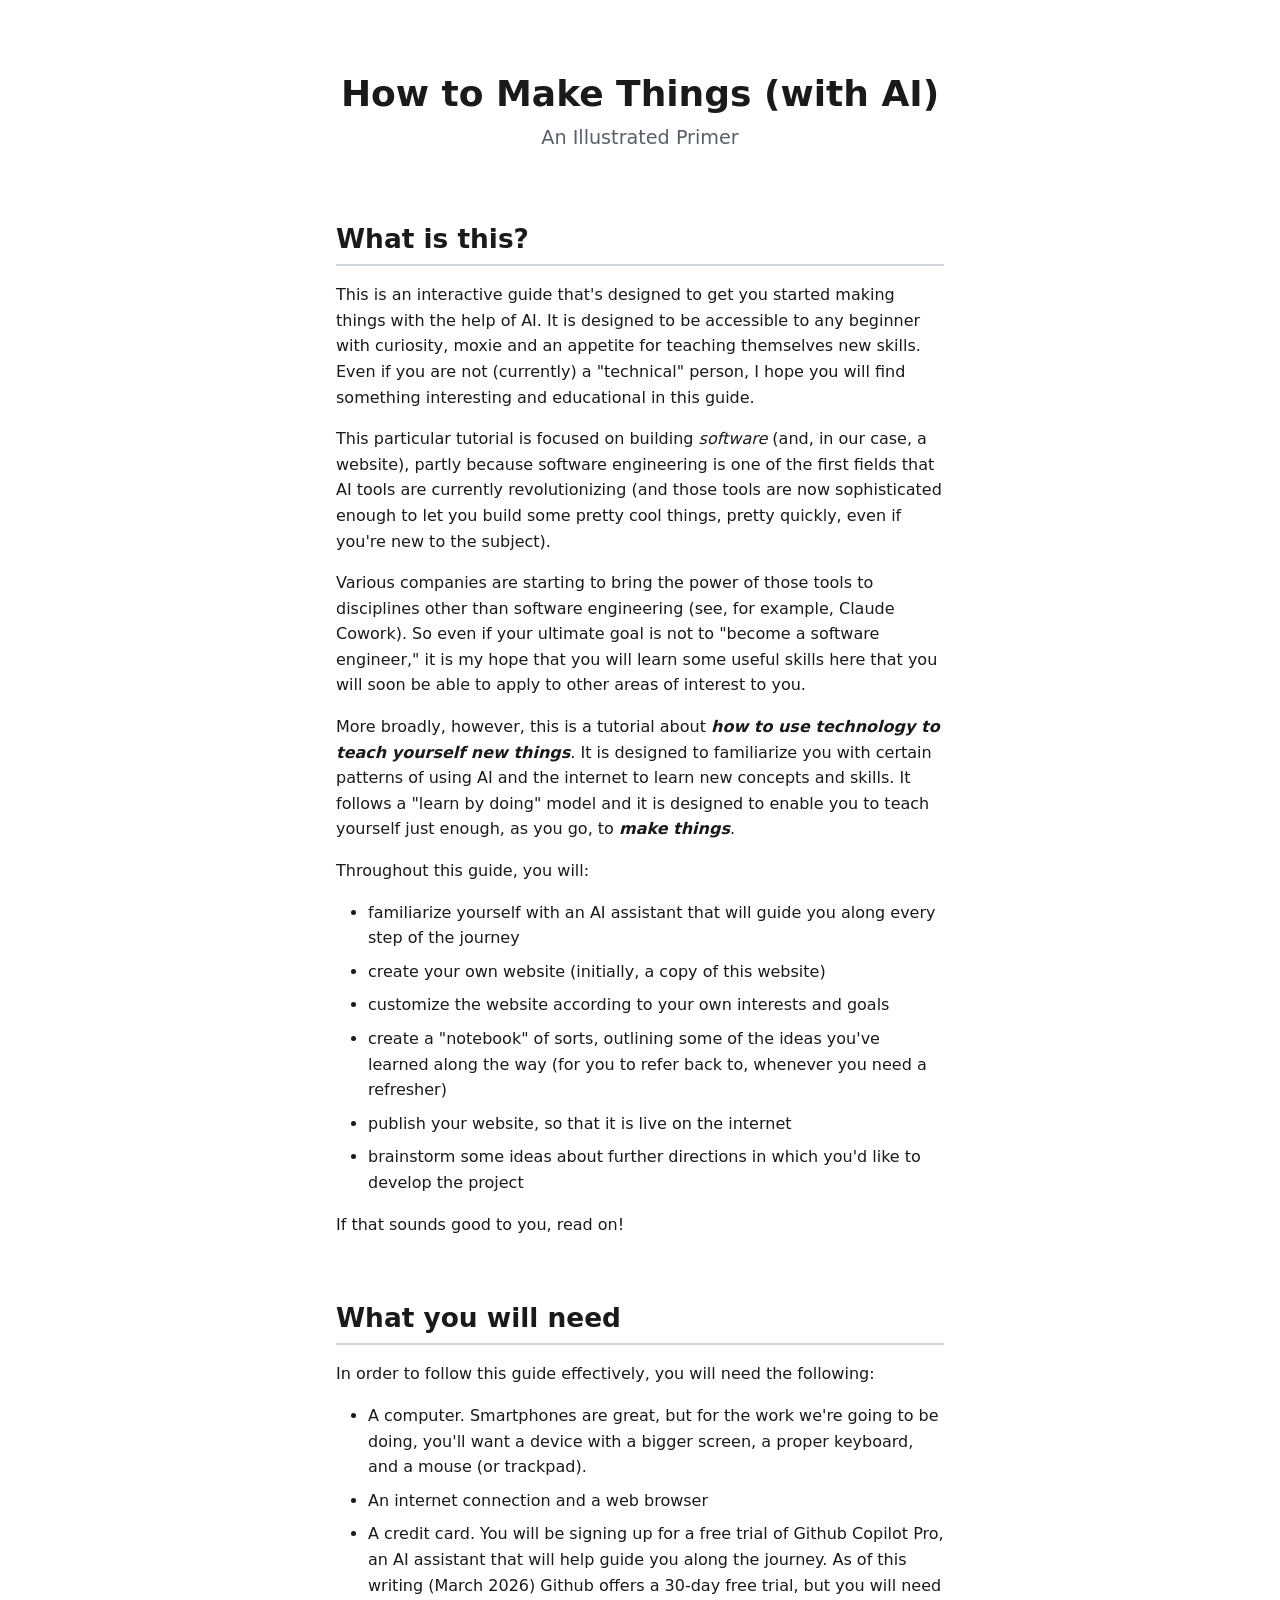
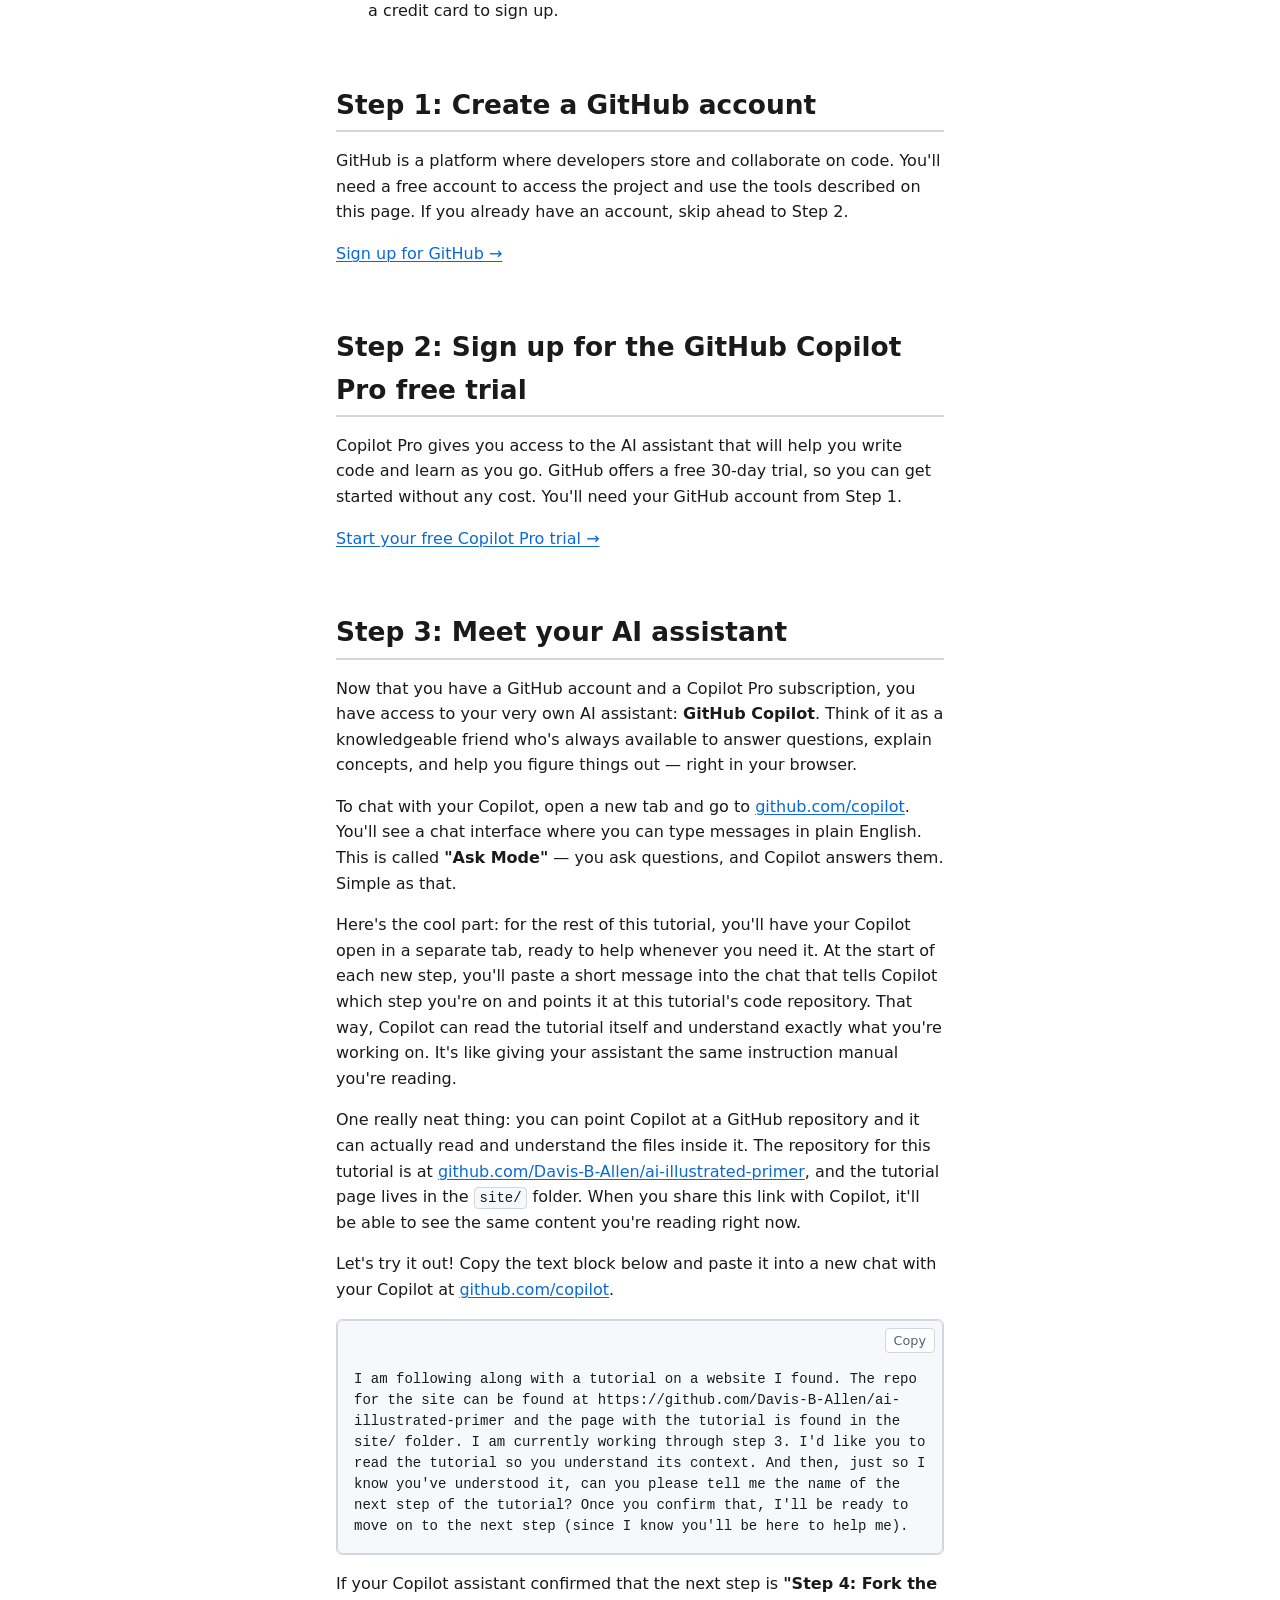
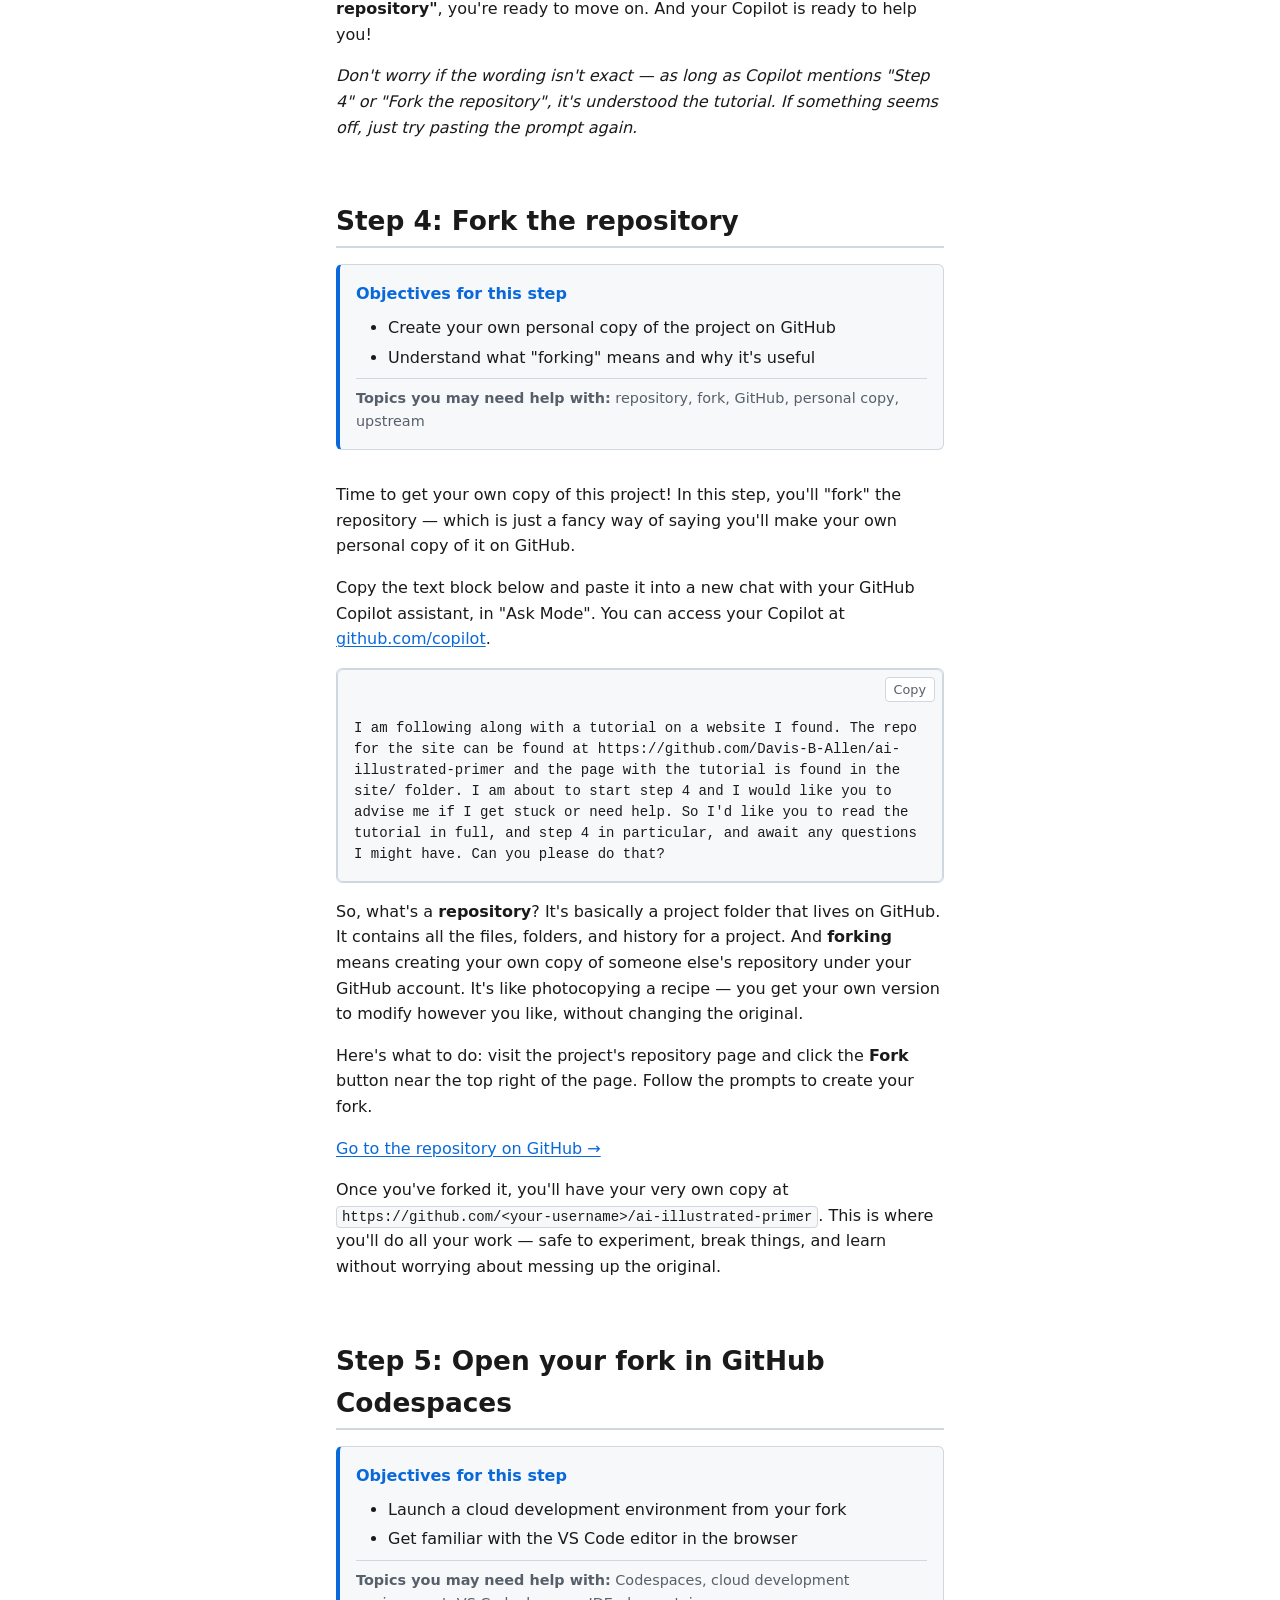
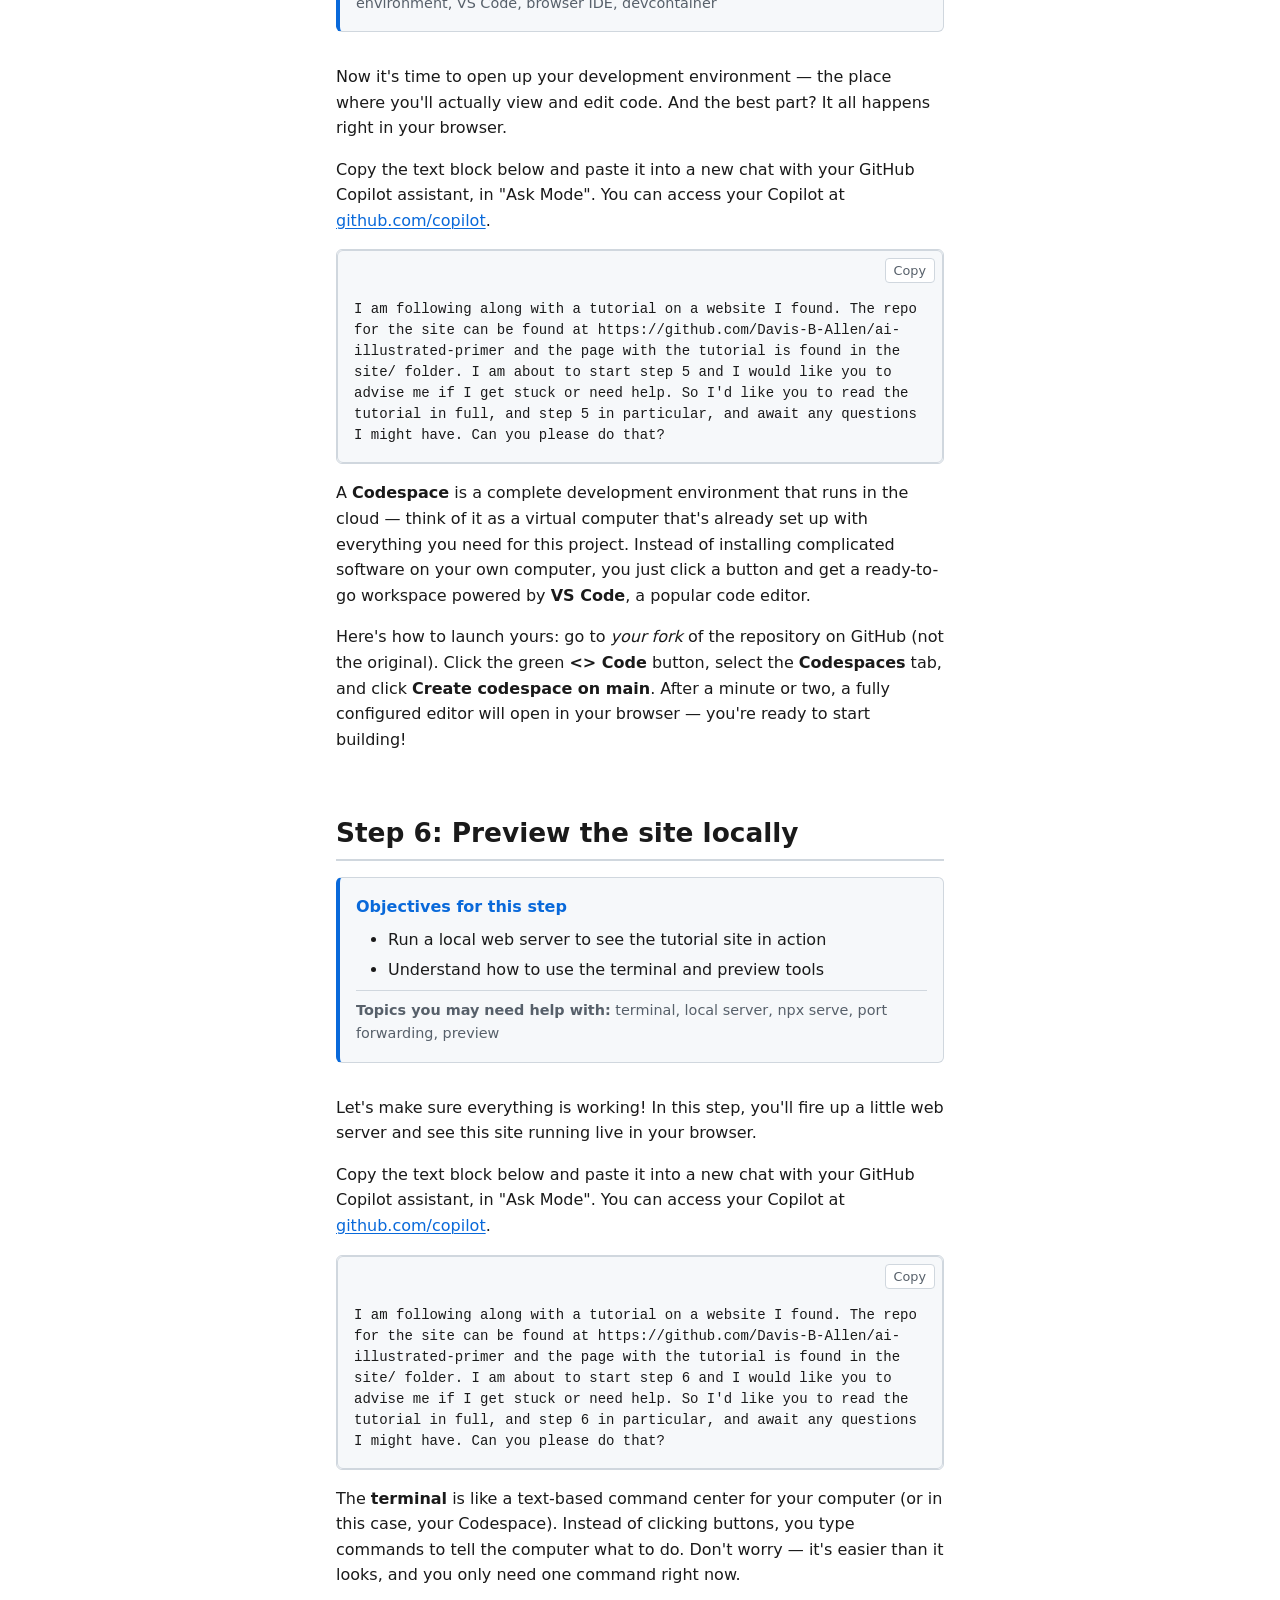
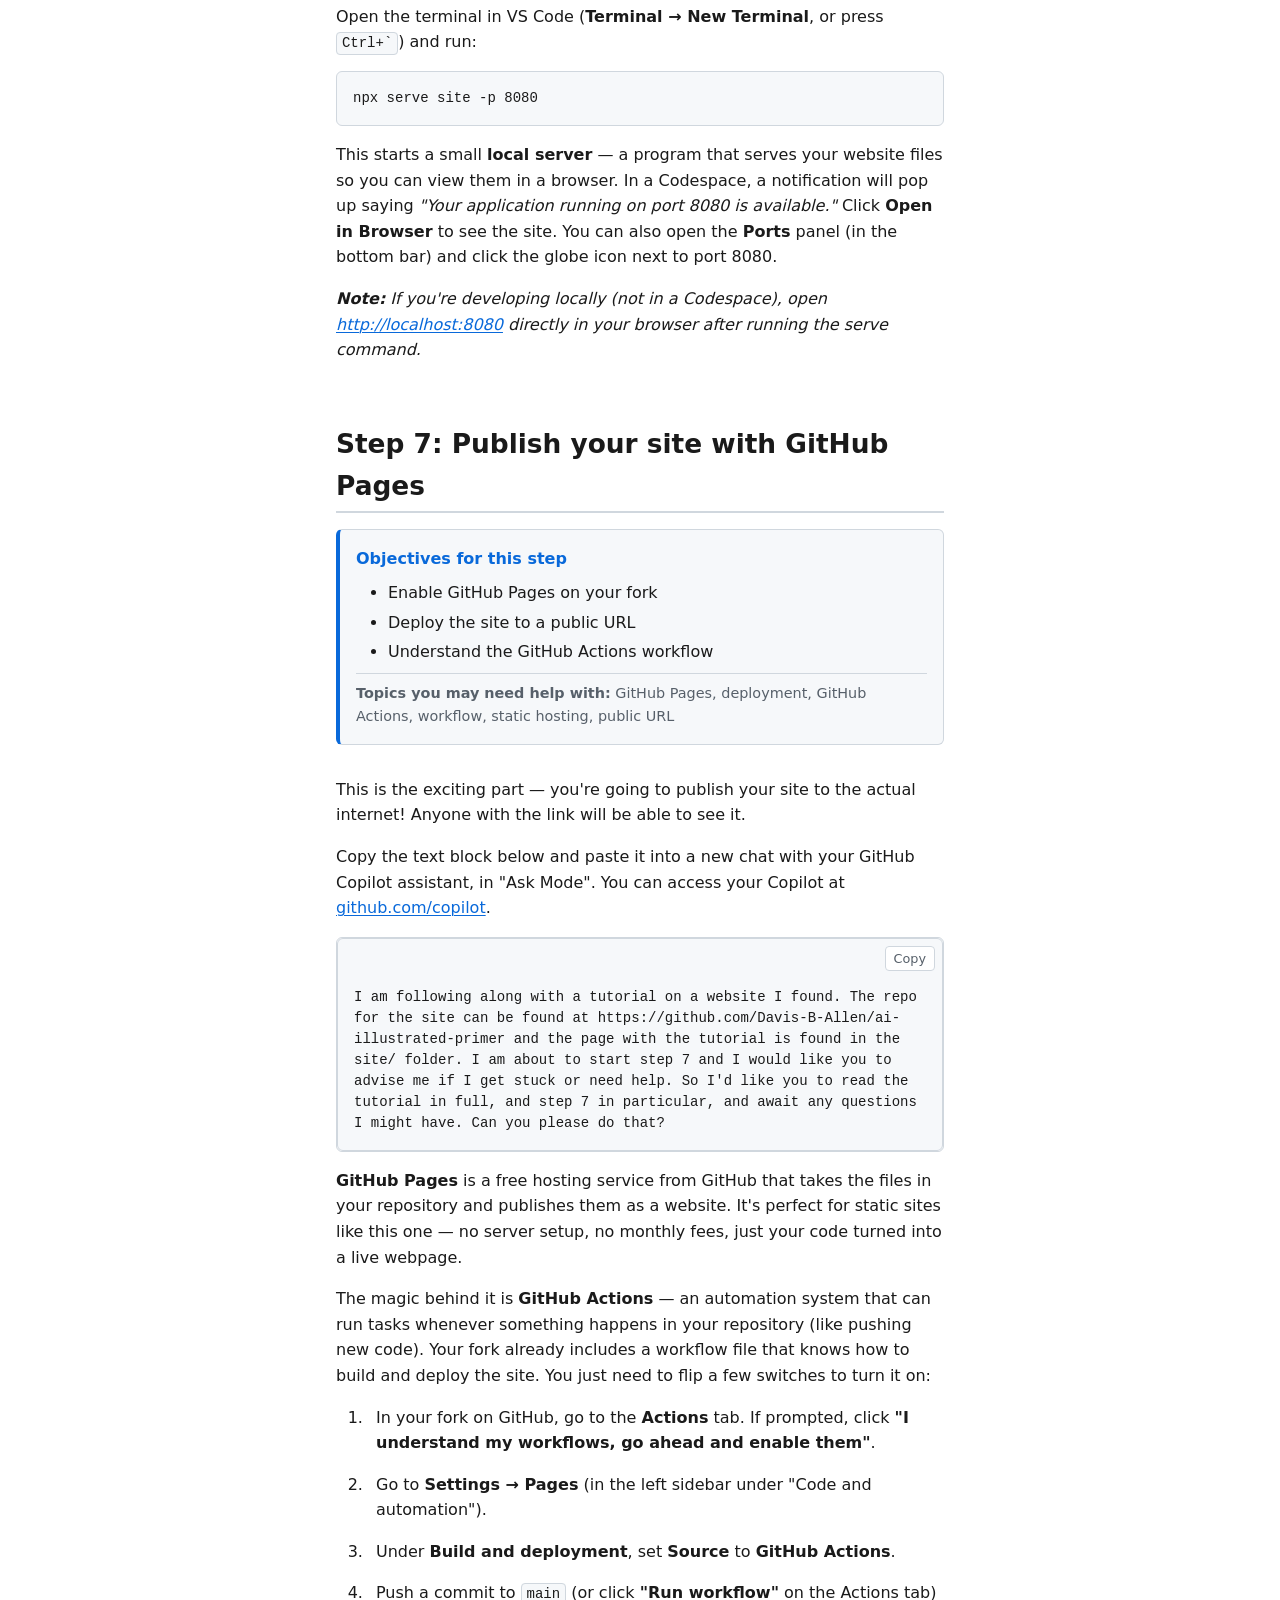
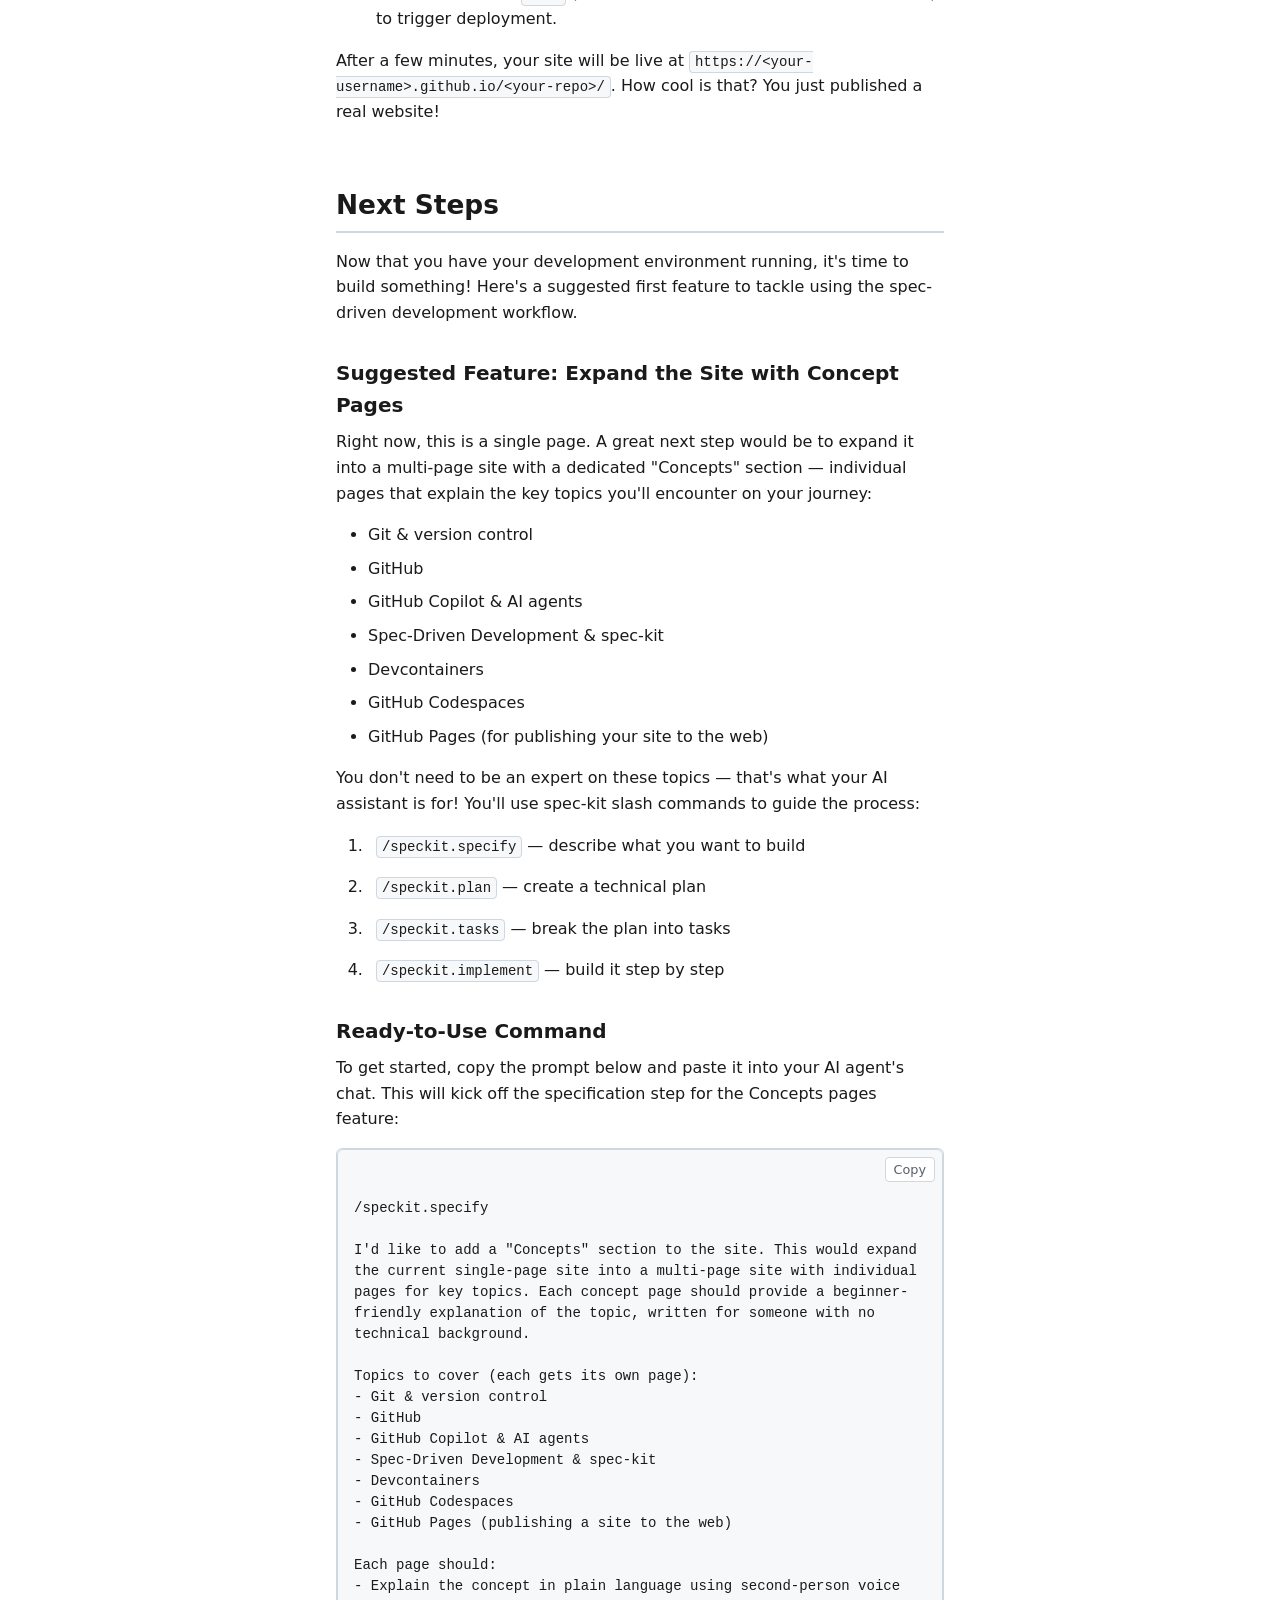
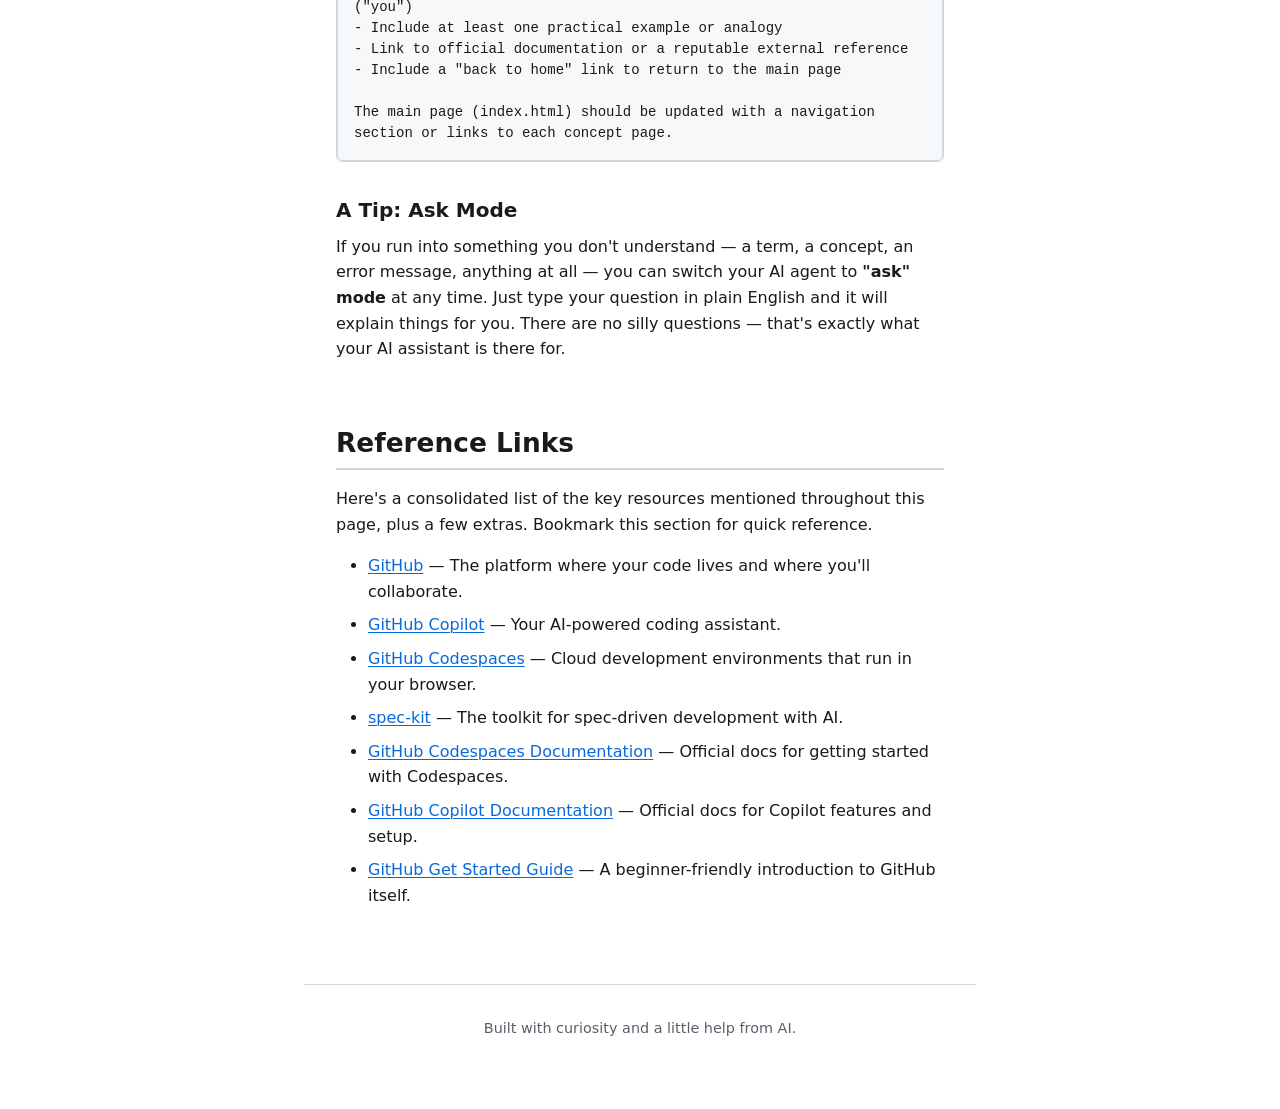
<file: site/index.html>
<!DOCTYPE html>
<html lang="en">
<head>
  <meta charset="UTF-8">
  <meta name="viewport" content="width=device-width, initial-scale=1">
  <title>Get Started with AI-Assisted Development</title>
  <link rel="stylesheet" href="style.css">
</head>
<body>

  <header>
    <h1>How to Make Things (with AI)</h1>
    <p>An Illustrated Primer</p>
  </header>

  <main>

    <section id="what-is-this">
      <h2>What is this?</h2>
      <p>
        This is an interactive guide that's designed to get you started making things with the help of AI. It is designed to be accessible to any beginner with curiosity, moxie and an appetite for teaching themselves new skills. Even if you are not (currently) a "technical" person, I hope you will find something interesting and educational in this guide.
      </p>
      <p>
        This particular tutorial is focused on building <em>software</em> (and, in our case, a website), partly because software engineering is one of the first fields that AI tools are currently revolutionizing (and those tools are now sophisticated enough to let you build some pretty cool things, pretty quickly, even if you're new to the subject).
      </p>
      <p>
        Various companies are starting to bring the power of those tools to disciplines other than software engineering (see, for example, Claude Cowork). So even if your ultimate goal is not to "become a software engineer," it is my hope that you will learn some useful skills here that you will soon be able to apply to other areas of interest to you.
      </p>
      <p>
        More broadly, however, this is a tutorial about <em><strong>how to use technology to teach yourself new things</strong></em>. It is designed to familiarize you with certain patterns of using AI and the internet to learn new concepts and skills. It follows a "learn by doing" model and it is designed to enable you to teach yourself just enough, as you go, to <em><strong>make things</strong></em>.
      </p>
      <p>Throughout this guide, you will:</p>
      <ul>
        <li>familiarize yourself with an AI assistant that will guide you along every step of the journey</li>
        <li>create your own website (initially, a copy of this website)</li>
        <li>customize the website according to your own interests and goals</li>
        <li>create a "notebook" of sorts, outlining some of the ideas you've learned along the way (for you to refer back to, whenever you need a refresher)</li>
        <li>publish your website, so that it is live on the internet</li>
        <li>brainstorm some ideas about further directions in which you'd like to develop the project</li>
      </ul>
      <p>
        If that sounds good to you, read on!
      </p>
    </section>

    <section id="what-you-will-need">
      <h2>What you will need</h2>
      <p>In order to follow this guide effectively, you will need the following:</p>
      <ul>
        <li>A computer. Smartphones are great, but for the work we're going to be doing, you'll want a device with a bigger screen, a proper keyboard, and a mouse (or trackpad).</li>
        <li>An internet connection and a web browser</li>
        <li>A credit card. You will be signing up for a free trial of Github Copilot Pro, an AI assistant that will help guide you along the journey. As of this writing (March 2026) Github offers a 30-day free trial, but you will need a credit card to sign up.</li>
      </ul>
    </section>

    <section id="step-1">
      <h2>Step 1: Create a GitHub account</h2>
      <p>
        GitHub is a platform where developers store and collaborate on code.
        You'll need a free account to access the project and use the tools
        described on this page. If you already have an account, skip ahead
        to Step 2.
      </p>
      <p>
        <a href="https://github.com/signup" target="_blank" rel="noopener noreferrer">
          Sign up for GitHub →
        </a>
      </p>
    </section>

    <section id="step-2">
      <h2>Step 2: Sign up for the GitHub Copilot Pro free trial</h2>
      <p>
        Copilot Pro gives you access to the AI assistant that will help you
        write code and learn as you go. GitHub offers a free 30-day trial,
        so you can get started without any cost. You'll need your GitHub
        account from Step 1.
      </p>
      <p>
        <a href="https://github.com/github-copilot/signup" target="_blank" rel="noopener noreferrer">
          Start your free Copilot Pro trial →
        </a>
      </p>
    </section>

    <section id="step-3">
      <h2>Step 3: Meet your AI assistant</h2>
      <p>
        Now that you have a GitHub account and a Copilot Pro subscription,
        you have access to your very own AI assistant:
        <strong>GitHub Copilot</strong>. Think of it as a knowledgeable friend
        who's always available to answer questions, explain concepts, and help
        you figure things out — right in your browser.
      </p>
      <p>
        To chat with your Copilot, open a new tab and go to
        <a href="https://github.com/copilot" target="_blank" rel="noopener noreferrer">github.com/copilot</a>.
        You'll see a chat interface where you can type messages in plain English.
        This is called <strong>"Ask Mode"</strong> — you ask questions, and
        Copilot answers them. Simple as that.
      </p>
      <p>
        Here's the cool part: for the rest of this tutorial, you'll have your
        Copilot open in a separate tab, ready to help whenever you need it. At
        the start of each new step, you'll paste a short message into the chat
        that tells Copilot which step you're on and points it at this tutorial's
        code repository. That way, Copilot can read the tutorial itself and
        understand exactly what you're working on. It's like giving your
        assistant the same instruction manual you're reading.
      </p>
      <p>
        One really neat thing: you can point Copilot at a GitHub repository
        and it can actually read and understand the files inside it. The
        repository for this tutorial is at
        <a href="https://github.com/Davis-B-Allen/ai-illustrated-primer" target="_blank" rel="noopener noreferrer">github.com/Davis-B-Allen/ai-illustrated-primer</a>,
        and the tutorial page lives in the <code>site/</code> folder. When you
        share this link with Copilot, it'll be able to see the same content
        you're reading right now.
      </p>
      <p>
        Let's try it out! Copy the text block below and paste it into a new
        chat with your Copilot at
        <a href="https://github.com/copilot" target="_blank" rel="noopener noreferrer">github.com/copilot</a>.
      </p>
      <div class="code-block">
        <button class="copy-btn" type="button" aria-label="Copy to clipboard">Copy</button>
        <pre><code>I am following along with a tutorial on a website I found. The repo for the site can be found at https://github.com/Davis-B-Allen/ai-illustrated-primer and the page with the tutorial is found in the site/ folder. I am currently working through step 3. I'd like you to read the tutorial so you understand its context. And then, just so I know you've understood it, can you please tell me the name of the next step of the tutorial? Once you confirm that, I'll be ready to move on to the next step (since I know you'll be here to help me).</code></pre>
      </div>
      <p>
        If your Copilot assistant confirmed that the next step is
        <strong>"Step 4: Fork the repository"</strong>, you're ready to move
        on. And your Copilot is ready to help you!
      </p>
      <p>
        <em>
          Don't worry if the wording isn't exact — as long as Copilot mentions
          "Step 4" or "Fork the repository", it's understood the tutorial. If
          something seems off, just try pasting the prompt again.
        </em>
      </p>
    </section>

    <section id="step-4">
      <h2>Step 4: Fork the repository</h2>
      <aside class="objectives" aria-label="Objectives for this step">
        <p class="objectives-heading">Objectives for this step</p>
        <ul>
          <li>Create your own personal copy of the project on GitHub</li>
          <li>Understand what "forking" means and why it's useful</li>
        </ul>
        <p class="keywords">
          <strong>Topics you may need help with:</strong>
          repository, fork, GitHub, personal copy, upstream
        </p>
      </aside>
      <p>
        Time to get your own copy of this project! In this step, you'll
        "fork" the repository — which is just a fancy way of saying you'll
        make your own personal copy of it on GitHub.
      </p>
      <p>
        Copy the text block below and paste it into a new chat with your
        GitHub Copilot assistant, in "Ask Mode". You can access your Copilot
        at <a href="https://github.com/copilot" target="_blank" rel="noopener noreferrer">github.com/copilot</a>.
      </p>
      <div class="code-block">
        <button class="copy-btn" type="button" aria-label="Copy to clipboard">Copy</button>
        <pre><code>I am following along with a tutorial on a website I found. The repo for the site can be found at https://github.com/Davis-B-Allen/ai-illustrated-primer and the page with the tutorial is found in the site/ folder. I am about to start step 4 and I would like you to advise me if I get stuck or need help. So I'd like you to read the tutorial in full, and step 4 in particular, and await any questions I might have. Can you please do that?</code></pre>
      </div>
      <p>
        So, what's a <strong>repository</strong>? It's basically a project
        folder that lives on GitHub. It contains all the files, folders, and
        history for a project. And <strong>forking</strong> means creating your
        own copy of someone else's repository under your GitHub account. It's
        like photocopying a recipe — you get your own version to modify however
        you like, without changing the original.
      </p>
      <p>
        Here's what to do: visit the project's repository page and click the
        <strong>Fork</strong> button near the top right of the page. Follow
        the prompts to create your fork.
      </p>
      <p>
        <a href="https://github.com/Davis-B-Allen/ai-illustrated-primer" target="_blank" rel="noopener noreferrer">
          Go to the repository on GitHub →
        </a>
      </p>
      <p>
        Once you've forked it, you'll have your very own copy at
        <code>https://github.com/&lt;your-username&gt;/ai-illustrated-primer</code>. This
        is where you'll do all your work — safe to experiment, break things,
        and learn without worrying about messing up the original.
      </p>
    </section>

    <section id="step-5">
      <h2>Step 5: Open your fork in GitHub Codespaces</h2>
      <aside class="objectives" aria-label="Objectives for this step">
        <p class="objectives-heading">Objectives for this step</p>
        <ul>
          <li>Launch a cloud development environment from your fork</li>
          <li>Get familiar with the VS Code editor in the browser</li>
        </ul>
        <p class="keywords">
          <strong>Topics you may need help with:</strong>
          Codespaces, cloud development environment, VS Code, browser IDE, devcontainer
        </p>
      </aside>
      <p>
        Now it's time to open up your development environment — the place
        where you'll actually view and edit code. And the best part? It all
        happens right in your browser.
      </p>
      <p>
        Copy the text block below and paste it into a new chat with your
        GitHub Copilot assistant, in "Ask Mode". You can access your Copilot
        at <a href="https://github.com/copilot" target="_blank" rel="noopener noreferrer">github.com/copilot</a>.
      </p>
      <div class="code-block">
        <button class="copy-btn" type="button" aria-label="Copy to clipboard">Copy</button>
        <pre><code>I am following along with a tutorial on a website I found. The repo for the site can be found at https://github.com/Davis-B-Allen/ai-illustrated-primer and the page with the tutorial is found in the site/ folder. I am about to start step 5 and I would like you to advise me if I get stuck or need help. So I'd like you to read the tutorial in full, and step 5 in particular, and await any questions I might have. Can you please do that?</code></pre>
      </div>
      <p>
        A <strong>Codespace</strong> is a complete development environment that
        runs in the cloud — think of it as a virtual computer that's already
        set up with everything you need for this project. Instead of installing
        complicated software on your own computer, you just click a button and
        get a ready-to-go workspace powered by <strong>VS Code</strong>, a
        popular code editor.
      </p>
      <p>
        Here's how to launch yours: go to <em>your fork</em> of the repository
        on GitHub (not the original). Click the green
        <strong>&lt;&gt; Code</strong> button, select the
        <strong>Codespaces</strong> tab, and click
        <strong>Create codespace on main</strong>. After a minute or two,
        a fully configured editor will open in your browser — you're ready
        to start building!
      </p>
    </section>

    <section id="step-6">
      <h2>Step 6: Preview the site locally</h2>
      <aside class="objectives" aria-label="Objectives for this step">
        <p class="objectives-heading">Objectives for this step</p>
        <ul>
          <li>Run a local web server to see the tutorial site in action</li>
          <li>Understand how to use the terminal and preview tools</li>
        </ul>
        <p class="keywords">
          <strong>Topics you may need help with:</strong>
          terminal, local server, npx serve, port forwarding, preview
        </p>
      </aside>
      <p>
        Let's make sure everything is working! In this step, you'll fire up
        a little web server and see this site running live in your browser.
      </p>
      <p>
        Copy the text block below and paste it into a new chat with your
        GitHub Copilot assistant, in "Ask Mode". You can access your Copilot
        at <a href="https://github.com/copilot" target="_blank" rel="noopener noreferrer">github.com/copilot</a>.
      </p>
      <div class="code-block">
        <button class="copy-btn" type="button" aria-label="Copy to clipboard">Copy</button>
        <pre><code>I am following along with a tutorial on a website I found. The repo for the site can be found at https://github.com/Davis-B-Allen/ai-illustrated-primer and the page with the tutorial is found in the site/ folder. I am about to start step 6 and I would like you to advise me if I get stuck or need help. So I'd like you to read the tutorial in full, and step 6 in particular, and await any questions I might have. Can you please do that?</code></pre>
      </div>
      <p>
        The <strong>terminal</strong> is like a text-based command center for
        your computer (or in this case, your Codespace). Instead of clicking
        buttons, you type commands to tell the computer what to do. Don't
        worry — it's easier than it looks, and you only need one command right
        now.
      </p>
      <p>
        Open the terminal in VS Code
        (<strong>Terminal → New Terminal</strong>, or press
        <code>Ctrl+`</code>) and run:
      </p>
      <pre><code>npx serve site -p 8080</code></pre>
      <p>
        This starts a small <strong>local server</strong> — a program that
        serves your website files so you can view them in a browser. In a
        Codespace, a notification will pop up saying
        <em>"Your application running on port 8080 is available."</em>
        Click <strong>Open in Browser</strong> to see the site. You can also
        open the <strong>Ports</strong> panel (in the bottom bar) and click
        the globe icon next to port 8080.
      </p>
      <p>
        <em>
          <strong>Note:</strong> If you're developing locally (not in a
          Codespace), open
          <a href="http://localhost:8080" target="_blank" rel="noopener noreferrer">http://localhost:8080</a>
          directly in your browser after running the serve command.
        </em>
      </p>
    </section>

    <section id="step-7">
      <h2>Step 7: Publish your site with GitHub Pages</h2>
      <aside class="objectives" aria-label="Objectives for this step">
        <p class="objectives-heading">Objectives for this step</p>
        <ul>
          <li>Enable GitHub Pages on your fork</li>
          <li>Deploy the site to a public URL</li>
          <li>Understand the GitHub Actions workflow</li>
        </ul>
        <p class="keywords">
          <strong>Topics you may need help with:</strong>
          GitHub Pages, deployment, GitHub Actions, workflow, static hosting, public URL
        </p>
      </aside>
      <p>
        This is the exciting part — you're going to publish your site to the
        actual internet! Anyone with the link will be able to see it.
      </p>
      <p>
        Copy the text block below and paste it into a new chat with your
        GitHub Copilot assistant, in "Ask Mode". You can access your Copilot
        at <a href="https://github.com/copilot" target="_blank" rel="noopener noreferrer">github.com/copilot</a>.
      </p>
      <div class="code-block">
        <button class="copy-btn" type="button" aria-label="Copy to clipboard">Copy</button>
        <pre><code>I am following along with a tutorial on a website I found. The repo for the site can be found at https://github.com/Davis-B-Allen/ai-illustrated-primer and the page with the tutorial is found in the site/ folder. I am about to start step 7 and I would like you to advise me if I get stuck or need help. So I'd like you to read the tutorial in full, and step 7 in particular, and await any questions I might have. Can you please do that?</code></pre>
      </div>
      <p>
        <strong>GitHub Pages</strong> is a free hosting service from GitHub
        that takes the files in your repository and publishes them as a
        website. It's perfect for static sites like this one — no server
        setup, no monthly fees, just your code turned into a live webpage.
      </p>
      <p>
        The magic behind it is <strong>GitHub Actions</strong> — an automation
        system that can run tasks whenever something happens in your
        repository (like pushing new code). Your fork already includes a
        workflow file that knows how to build and deploy the site. You just
        need to flip a few switches to turn it on:
      </p>
      <ol>
        <li>
          In your fork on GitHub, go to the <strong>Actions</strong> tab.
          If prompted, click
          <strong>"I understand my workflows, go ahead and enable them"</strong>.
        </li>
        <li>
          Go to <strong>Settings → Pages</strong> (in the left sidebar under
          "Code and automation").
        </li>
        <li>
          Under <strong>Build and deployment</strong>, set
          <strong>Source</strong> to <strong>GitHub Actions</strong>.
        </li>
        <li>
          Push a commit to <code>main</code> (or click
          <strong>"Run workflow"</strong> on the Actions tab) to trigger
          deployment.
        </li>
      </ol>
      <p>
        After a few minutes, your site will be live at
        <code>https://&lt;your-username&gt;.github.io/&lt;your-repo&gt;/</code>.
        How cool is that? You just published a real website!
      </p>
    </section>

    <section id="next-steps">
      <h2>Next Steps</h2>
      <p>
        Now that you have your development environment running, it's time to
        build something! Here's a suggested first feature to tackle using the
        spec-driven development workflow.
      </p>

      <h3>Suggested Feature: Expand the Site with Concept Pages</h3>
      <p>
        Right now, this is a single page. A great next step would be to expand
        it into a multi-page site with a dedicated "Concepts" section — individual
        pages that explain the key topics you'll encounter on your journey:
      </p>
      <ul>
        <li>Git &amp; version control</li>
        <li>GitHub</li>
        <li>GitHub Copilot &amp; AI agents</li>
        <li>Spec-Driven Development &amp; spec-kit</li>
        <li>Devcontainers</li>
        <li>GitHub Codespaces</li>
        <li>GitHub Pages (for publishing your site to the web)</li>
      </ul>
      <p>
        You don't need to be an expert on these topics — that's what your AI
        assistant is for! You'll use spec-kit slash commands to guide the process:
      </p>
      <ol>
        <li><code>/speckit.specify</code> — describe what you want to build</li>
        <li><code>/speckit.plan</code> — create a technical plan</li>
        <li><code>/speckit.tasks</code> — break the plan into tasks</li>
        <li><code>/speckit.implement</code> — build it step by step</li>
      </ol>

      <h3>Ready-to-Use Command</h3>
      <p>
        To get started, copy the prompt below and paste it into your AI agent's
        chat. This will kick off the specification step for the Concepts pages
        feature:
      </p>
      <div class="code-block">
        <button class="copy-btn" type="button" aria-label="Copy command to clipboard">Copy</button>
        <pre><code>/speckit.specify

I'd like to add a "Concepts" section to the site. This would expand the current single-page site into a multi-page site with individual pages for key topics. Each concept page should provide a beginner-friendly explanation of the topic, written for someone with no technical background.

Topics to cover (each gets its own page):
- Git &amp; version control
- GitHub
- GitHub Copilot &amp; AI agents
- Spec-Driven Development &amp; spec-kit
- Devcontainers
- GitHub Codespaces
- GitHub Pages (publishing a site to the web)

Each page should:
- Explain the concept in plain language using second-person voice ("you")
- Include at least one practical example or analogy
- Link to official documentation or a reputable external reference
- Include a "back to home" link to return to the main page

The main page (index.html) should be updated with a navigation section or links to each concept page.</code></pre>
      </div>

      <h3>A Tip: Ask Mode</h3>
      <p>
        If you run into something you don't understand — a term, a concept, an
        error message, anything at all — you can switch your AI agent to
        <strong>"ask" mode</strong> at any time. Just type your question in
        plain English and it will explain things for you. There are no silly
        questions — that's exactly what your AI assistant is there for.
      </p>
    </section>

    <section id="reference-links">
      <h2>Reference Links</h2>
      <p>
        Here's a consolidated list of the key resources mentioned throughout this
        page, plus a few extras. Bookmark this section for quick reference.
      </p>
      <ul>
        <li>
          <a href="https://github.com" target="_blank" rel="noopener noreferrer">GitHub</a>
          — The platform where your code lives and where you'll collaborate.
        </li>
        <li>
          <a href="https://github.com/features/copilot" target="_blank" rel="noopener noreferrer">GitHub Copilot</a>
          — Your AI-powered coding assistant.
        </li>
        <li>
          <a href="https://github.com/features/codespaces" target="_blank" rel="noopener noreferrer">GitHub Codespaces</a>
          — Cloud development environments that run in your browser.
        </li>
        <li>
          <a href="https://github.com/github/spec-kit" target="_blank" rel="noopener noreferrer">spec-kit</a>
          — The toolkit for spec-driven development with AI.
        </li>
        <li>
          <a href="https://docs.github.com/en/codespaces" target="_blank" rel="noopener noreferrer">GitHub Codespaces Documentation</a>
          — Official docs for getting started with Codespaces.
        </li>
        <li>
          <a href="https://docs.github.com/en/copilot" target="_blank" rel="noopener noreferrer">GitHub Copilot Documentation</a>
          — Official docs for Copilot features and setup.
        </li>
        <li>
          <a href="https://docs.github.com/en/get-started" target="_blank" rel="noopener noreferrer">GitHub Get Started Guide</a>
          — A beginner-friendly introduction to GitHub itself.
        </li>
      </ul>
    </section>

  </main>

  <footer>
    <p>Built with curiosity and a little help from AI.</p>
  </footer>

  <script>
    document.querySelectorAll('.copy-btn').forEach(function (btn) {
      btn.addEventListener('click', function () {
        var code = btn.closest('.code-block').querySelector('code').textContent;
        navigator.clipboard.writeText(code).then(function () {
          btn.textContent = 'Copied!';
          setTimeout(function () {
            btn.textContent = 'Copy';
          }, 2000);
        });
      });
    });
  </script>

</body>
</html>
</file>
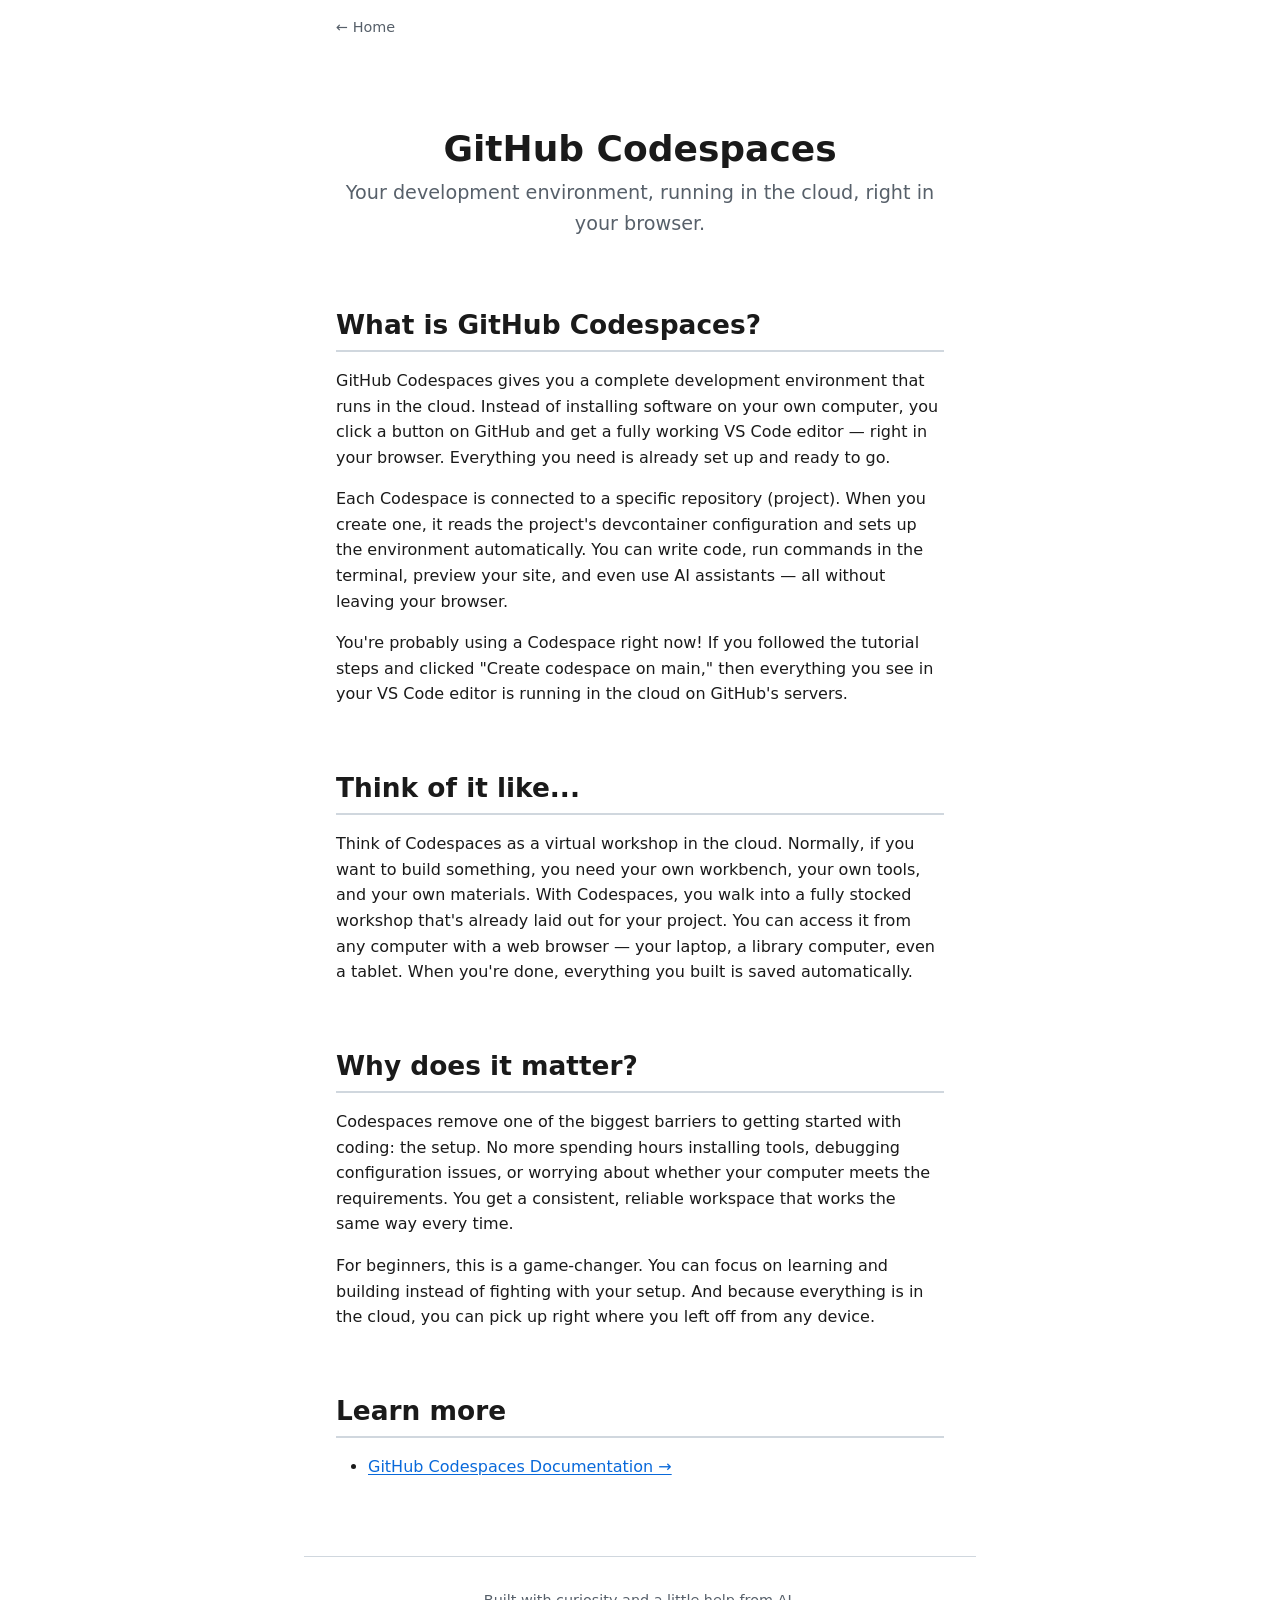
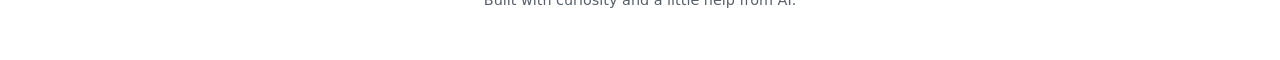
<file: site/codespaces.html>
<!DOCTYPE html>
<html lang="en">
<head>
  <meta charset="UTF-8">
  <meta name="viewport" content="width=device-width, initial-scale=1">
  <title>GitHub Codespaces – Mike's AI Journey</title>
  <link rel="stylesheet" href="style.css">
</head>
<body>
  <nav class="breadcrumb" aria-label="Back to home">
    <a href="index.html">← Home</a>
  </nav>

  <header>
    <h1>GitHub Codespaces</h1>
    <p>Your development environment, running in the cloud, right in your browser.</p>
  </header>

  <main>
    <section id="what-is-it">
      <h2>What is GitHub Codespaces?</h2>
      <p>
        GitHub Codespaces gives you a complete development environment that
        runs in the cloud. Instead of installing software on your own
        computer, you click a button on GitHub and get a fully working
        VS Code editor — right in your browser. Everything you need is
        already set up and ready to go.
      </p>
      <p>
        Each Codespace is connected to a specific repository (project). When
        you create one, it reads the project's devcontainer configuration and
        sets up the environment automatically. You can write code, run
        commands in the terminal, preview your site, and even use AI
        assistants — all without leaving your browser.
      </p>
      <p>
        You're probably using a Codespace right now! If you followed the
        tutorial steps and clicked "Create codespace on main," then
        everything you see in your VS Code editor is running in the cloud
        on GitHub's servers.
      </p>
    </section>

    <section id="analogy">
      <h2>Think of it like...</h2>
      <p>
        Think of Codespaces as a virtual workshop in the cloud. Normally,
        if you want to build something, you need your own workbench, your
        own tools, and your own materials. With Codespaces, you walk into a
        fully stocked workshop that's already laid out for your project. You
        can access it from any computer with a web browser — your laptop, a
        library computer, even a tablet. When you're done, everything you
        built is saved automatically.
      </p>
    </section>

    <section id="why-it-matters">
      <h2>Why does it matter?</h2>
      <p>
        Codespaces remove one of the biggest barriers to getting started
        with coding: the setup. No more spending hours installing tools,
        debugging configuration issues, or worrying about whether your
        computer meets the requirements. You get a consistent, reliable
        workspace that works the same way every time.
      </p>
      <p>
        For beginners, this is a game-changer. You can focus on learning and
        building instead of fighting with your setup. And because everything
        is in the cloud, you can pick up right where you left off from any
        device.
      </p>
    </section>

    <section id="learn-more">
      <h2>Learn more</h2>
      <ul>
        <li><a href="https://docs.github.com/en/codespaces" target="_blank" rel="noopener noreferrer">GitHub Codespaces Documentation →</a></li>
      </ul>
    </section>
  </main>

  <footer>
    <p>Built with curiosity and a little help from AI.</p>
  </footer>
</body>
</html>
</file>
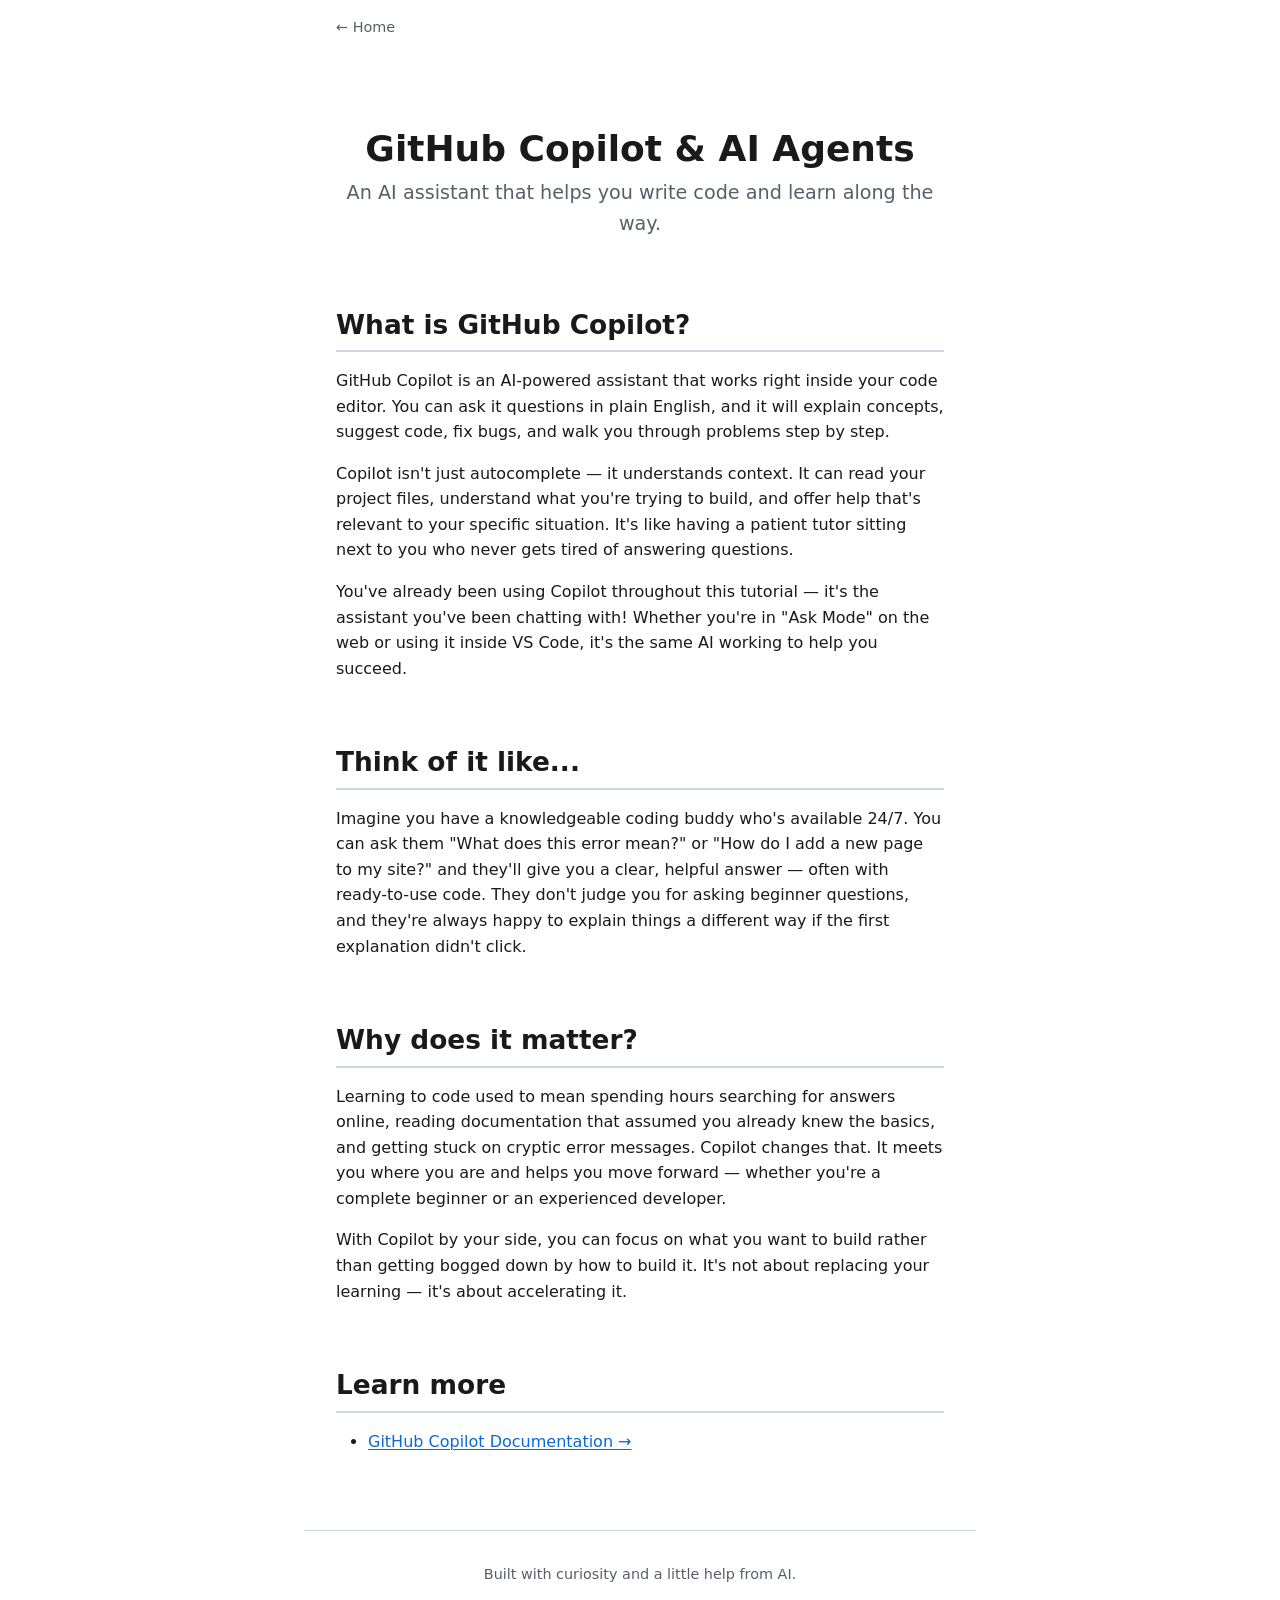
<file: site/copilot.html>
<!DOCTYPE html>
<html lang="en">
<head>
  <meta charset="UTF-8">
  <meta name="viewport" content="width=device-width, initial-scale=1">
  <title>GitHub Copilot & AI Agents – Mike's AI Journey</title>
  <link rel="stylesheet" href="style.css">
</head>
<body>
  <nav class="breadcrumb" aria-label="Back to home">
    <a href="index.html">← Home</a>
  </nav>

  <header>
    <h1>GitHub Copilot &amp; AI Agents</h1>
    <p>An AI assistant that helps you write code and learn along the way.</p>
  </header>

  <main>
    <section id="what-is-it">
      <h2>What is GitHub Copilot?</h2>
      <p>
        GitHub Copilot is an AI-powered assistant that works right inside
        your code editor. You can ask it questions in plain English, and it
        will explain concepts, suggest code, fix bugs, and walk you through
        problems step by step.
      </p>
      <p>
        Copilot isn't just autocomplete — it understands context. It can read
        your project files, understand what you're trying to build, and offer
        help that's relevant to your specific situation. It's like having a
        patient tutor sitting next to you who never gets tired of answering
        questions.
      </p>
      <p>
        You've already been using Copilot throughout this tutorial — it's the
        assistant you've been chatting with! Whether you're in "Ask Mode" on
        the web or using it inside VS Code, it's the same AI working to help
        you succeed.
      </p>
    </section>

    <section id="analogy">
      <h2>Think of it like...</h2>
      <p>
        Imagine you have a knowledgeable coding buddy who's available 24/7.
        You can ask them "What does this error mean?" or "How do I add a new
        page to my site?" and they'll give you a clear, helpful answer — often
        with ready-to-use code. They don't judge you for asking beginner
        questions, and they're always happy to explain things a different way
        if the first explanation didn't click.
      </p>
    </section>

    <section id="why-it-matters">
      <h2>Why does it matter?</h2>
      <p>
        Learning to code used to mean spending hours searching for answers
        online, reading documentation that assumed you already knew the
        basics, and getting stuck on cryptic error messages. Copilot changes
        that. It meets you where you are and helps you move forward — whether
        you're a complete beginner or an experienced developer.
      </p>
      <p>
        With Copilot by your side, you can focus on what you want to build
        rather than getting bogged down by how to build it. It's not about
        replacing your learning — it's about accelerating it.
      </p>
    </section>

    <section id="learn-more">
      <h2>Learn more</h2>
      <ul>
        <li><a href="https://docs.github.com/en/copilot" target="_blank" rel="noopener noreferrer">GitHub Copilot Documentation →</a></li>
      </ul>
    </section>
  </main>

  <footer>
    <p>Built with curiosity and a little help from AI.</p>
  </footer>
</body>
</html>
</file>
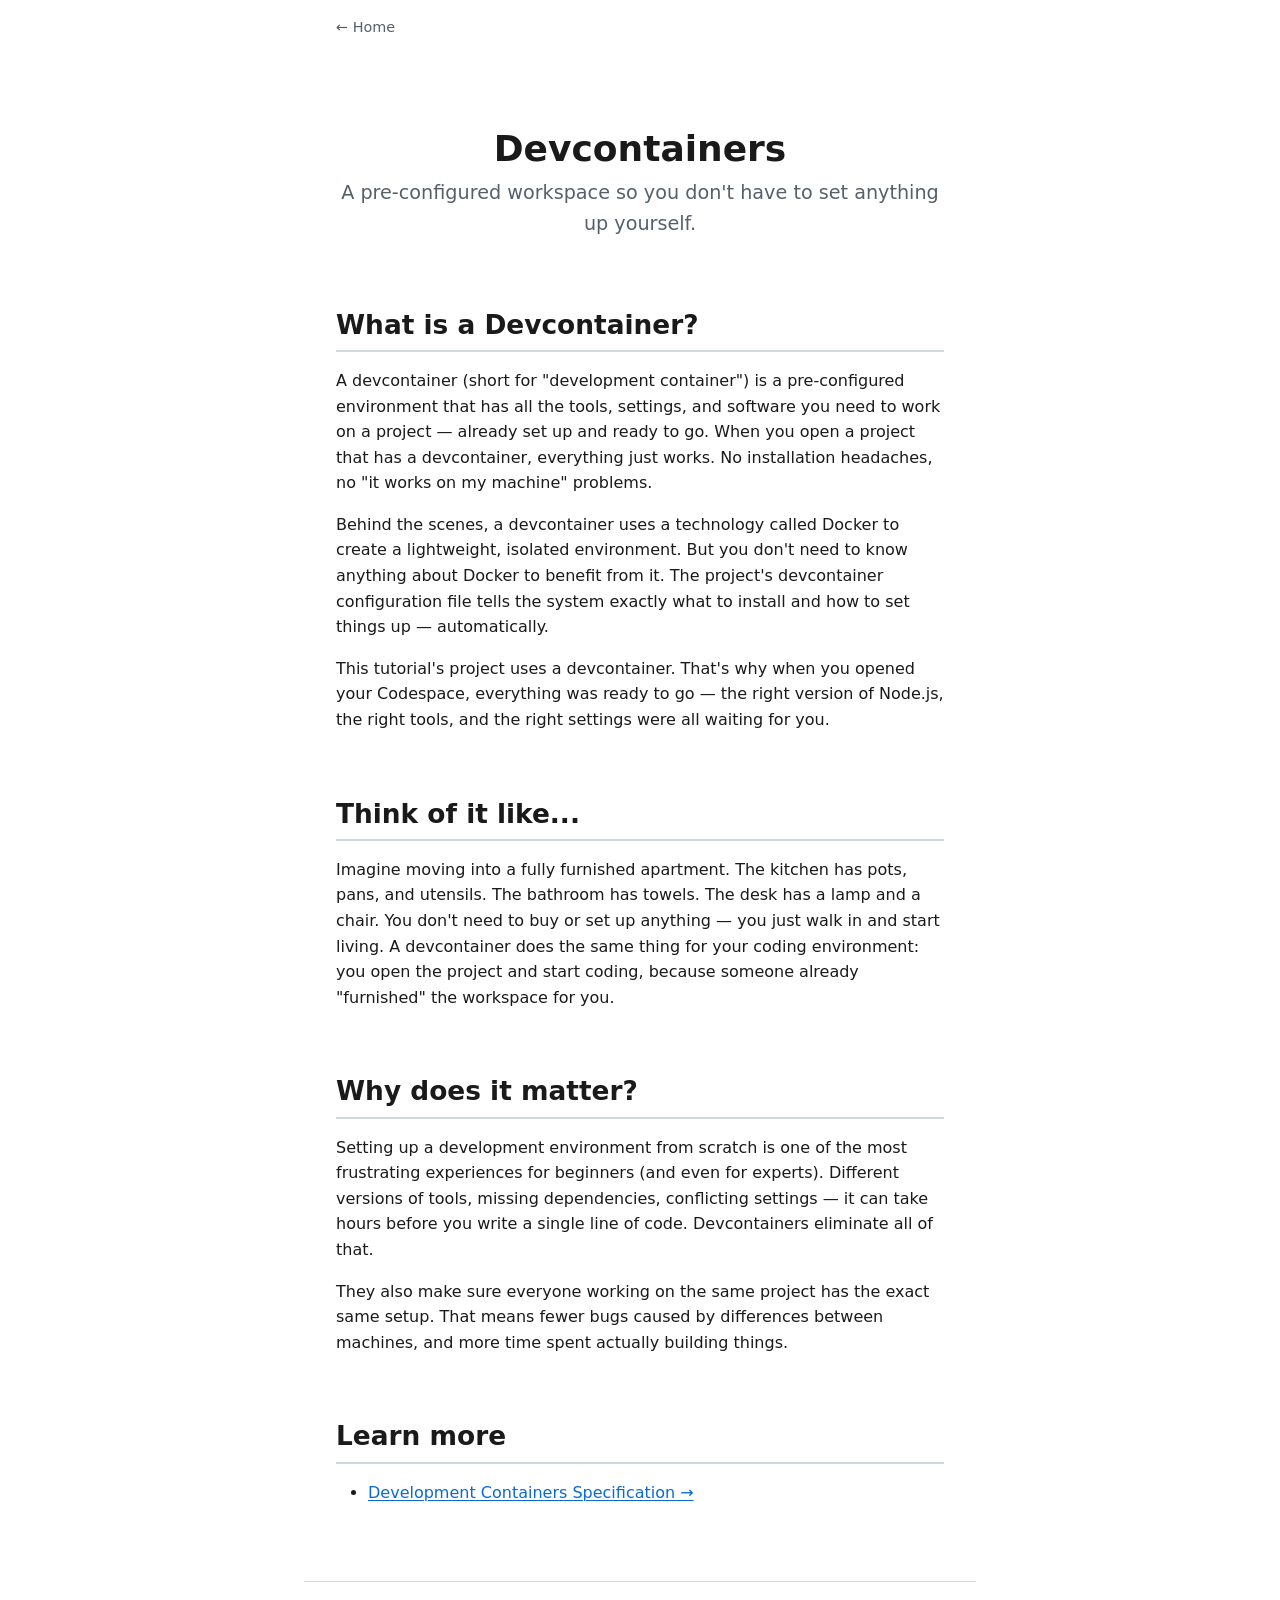
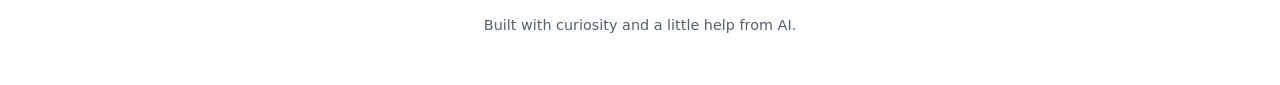
<file: site/devcontainers.html>
<!DOCTYPE html>
<html lang="en">
<head>
  <meta charset="UTF-8">
  <meta name="viewport" content="width=device-width, initial-scale=1">
  <title>Devcontainers – Mike's AI Journey</title>
  <link rel="stylesheet" href="style.css">
</head>
<body>
  <nav class="breadcrumb" aria-label="Back to home">
    <a href="index.html">← Home</a>
  </nav>

  <header>
    <h1>Devcontainers</h1>
    <p>A pre-configured workspace so you don't have to set anything up yourself.</p>
  </header>

  <main>
    <section id="what-is-it">
      <h2>What is a Devcontainer?</h2>
      <p>
        A devcontainer (short for "development container") is a
        pre-configured environment that has all the tools, settings, and
        software you need to work on a project — already set up and ready
        to go. When you open a project that has a devcontainer, everything
        just works. No installation headaches, no "it works on my machine"
        problems.
      </p>
      <p>
        Behind the scenes, a devcontainer uses a technology called Docker to
        create a lightweight, isolated environment. But you don't need to
        know anything about Docker to benefit from it. The project's
        devcontainer configuration file tells the system exactly what to
        install and how to set things up — automatically.
      </p>
      <p>
        This tutorial's project uses a devcontainer. That's why when you
        opened your Codespace, everything was ready to go — the right version
        of Node.js, the right tools, and the right settings were all waiting
        for you.
      </p>
    </section>

    <section id="analogy">
      <h2>Think of it like...</h2>
      <p>
        Imagine moving into a fully furnished apartment. The kitchen has
        pots, pans, and utensils. The bathroom has towels. The desk has a
        lamp and a chair. You don't need to buy or set up anything — you
        just walk in and start living. A devcontainer does the same thing
        for your coding environment: you open the project and start coding,
        because someone already "furnished" the workspace for you.
      </p>
    </section>

    <section id="why-it-matters">
      <h2>Why does it matter?</h2>
      <p>
        Setting up a development environment from scratch is one of the most
        frustrating experiences for beginners (and even for experts).
        Different versions of tools, missing dependencies, conflicting
        settings — it can take hours before you write a single line of code.
        Devcontainers eliminate all of that.
      </p>
      <p>
        They also make sure everyone working on the same project has the
        exact same setup. That means fewer bugs caused by differences between
        machines, and more time spent actually building things.
      </p>
    </section>

    <section id="learn-more">
      <h2>Learn more</h2>
      <ul>
        <li><a href="https://containers.dev/" target="_blank" rel="noopener noreferrer">Development Containers Specification →</a></li>
      </ul>
    </section>
  </main>

  <footer>
    <p>Built with curiosity and a little help from AI.</p>
  </footer>
</body>
</html>
</file>
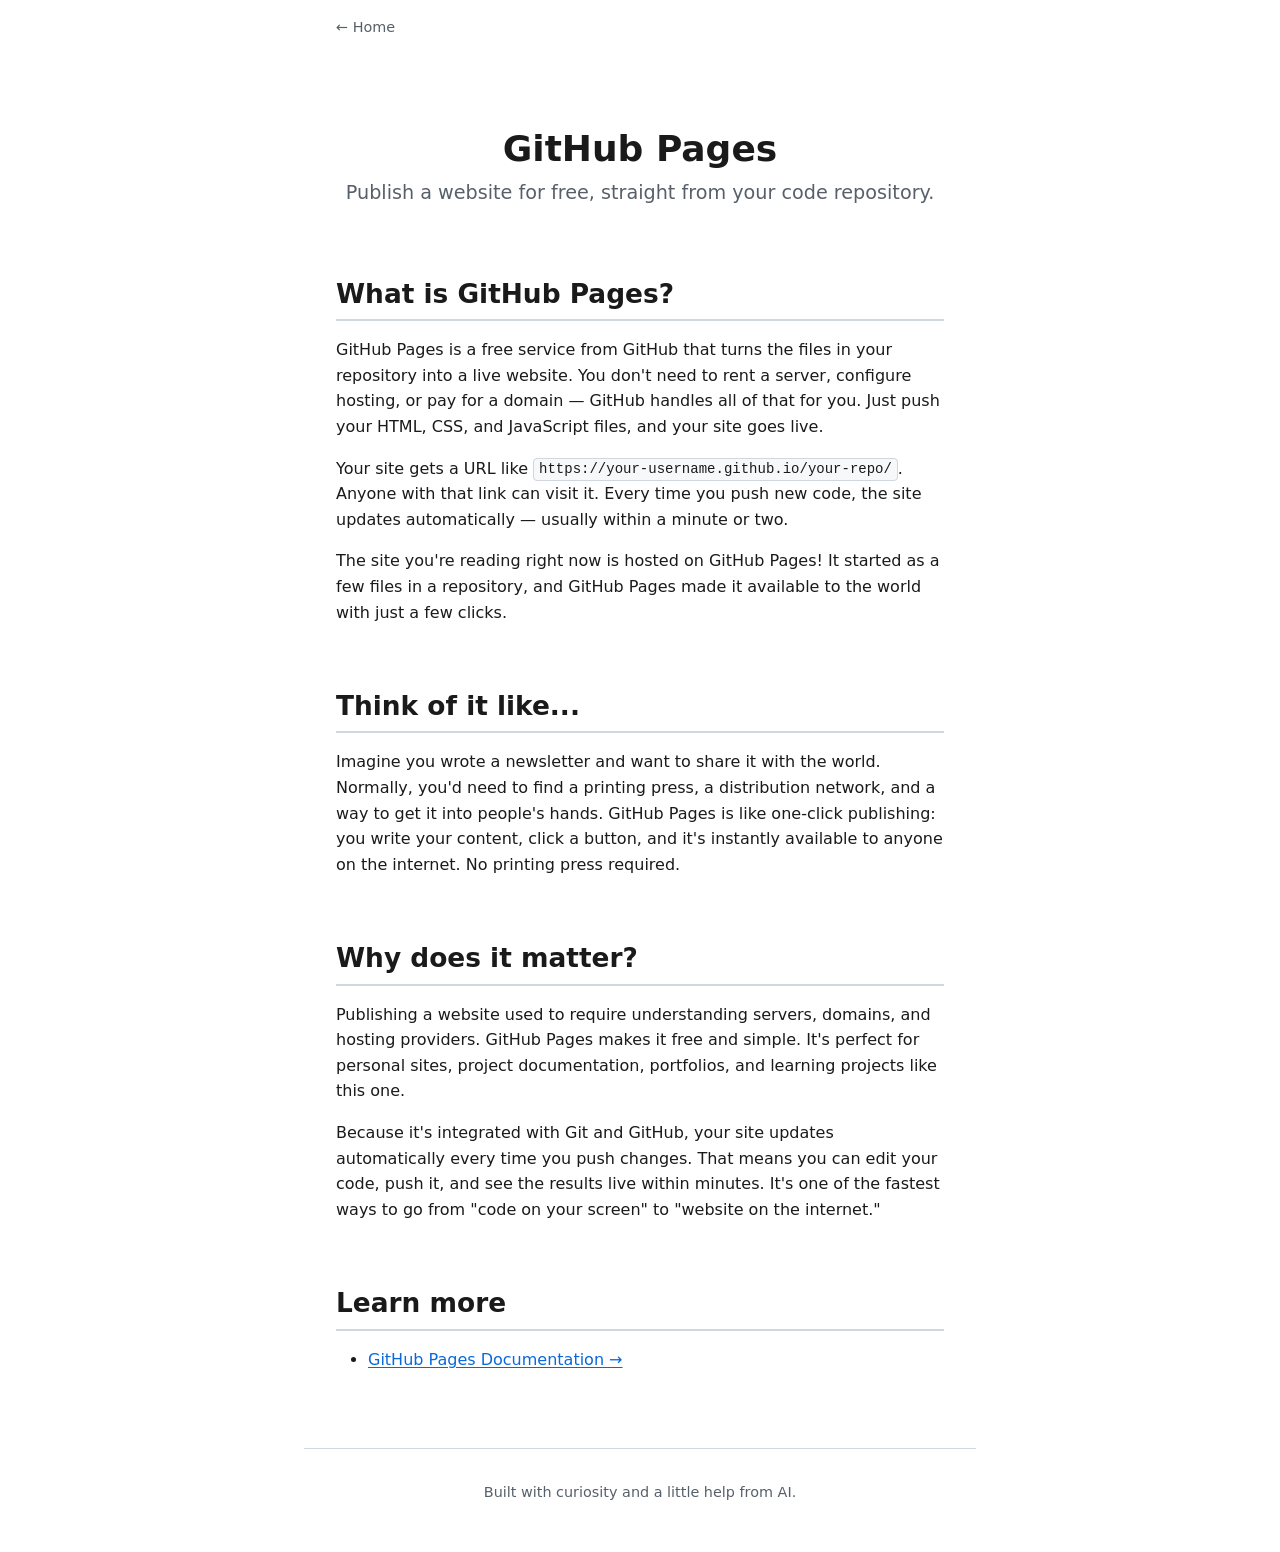
<file: site/ghpages.html>
<!DOCTYPE html>
<html lang="en">
<head>
  <meta charset="UTF-8">
  <meta name="viewport" content="width=device-width, initial-scale=1">
  <title>GitHub Pages – Mike's AI Journey</title>
  <link rel="stylesheet" href="style.css">
</head>
<body>
  <nav class="breadcrumb" aria-label="Back to home">
    <a href="index.html">← Home</a>
  </nav>

  <header>
    <h1>GitHub Pages</h1>
    <p>Publish a website for free, straight from your code repository.</p>
  </header>

  <main>
    <section id="what-is-it">
      <h2>What is GitHub Pages?</h2>
      <p>
        GitHub Pages is a free service from GitHub that turns the files in
        your repository into a live website. You don't need to rent a server,
        configure hosting, or pay for a domain — GitHub handles all of that
        for you. Just push your HTML, CSS, and JavaScript files, and your
        site goes live.
      </p>
      <p>
        Your site gets a URL like
        <code>https://your-username.github.io/your-repo/</code>. Anyone with
        that link can visit it. Every time you push new code, the site
        updates automatically — usually within a minute or two.
      </p>
      <p>
        The site you're reading right now is hosted on GitHub Pages! It
        started as a few files in a repository, and GitHub Pages made it
        available to the world with just a few clicks.
      </p>
    </section>

    <section id="analogy">
      <h2>Think of it like...</h2>
      <p>
        Imagine you wrote a newsletter and want to share it with the world.
        Normally, you'd need to find a printing press, a distribution
        network, and a way to get it into people's hands. GitHub Pages is
        like one-click publishing: you write your content, click a button,
        and it's instantly available to anyone on the internet. No printing
        press required.
      </p>
    </section>

    <section id="why-it-matters">
      <h2>Why does it matter?</h2>
      <p>
        Publishing a website used to require understanding servers, domains,
        and hosting providers. GitHub Pages makes it free and simple. It's
        perfect for personal sites, project documentation, portfolios, and
        learning projects like this one.
      </p>
      <p>
        Because it's integrated with Git and GitHub, your site updates
        automatically every time you push changes. That means you can edit
        your code, push it, and see the results live within minutes. It's
        one of the fastest ways to go from "code on your screen" to "website
        on the internet."
      </p>
    </section>

    <section id="learn-more">
      <h2>Learn more</h2>
      <ul>
        <li><a href="https://docs.github.com/en/pages" target="_blank" rel="noopener noreferrer">GitHub Pages Documentation →</a></li>
      </ul>
    </section>
  </main>

  <footer>
    <p>Built with curiosity and a little help from AI.</p>
  </footer>
</body>
</html>
</file>
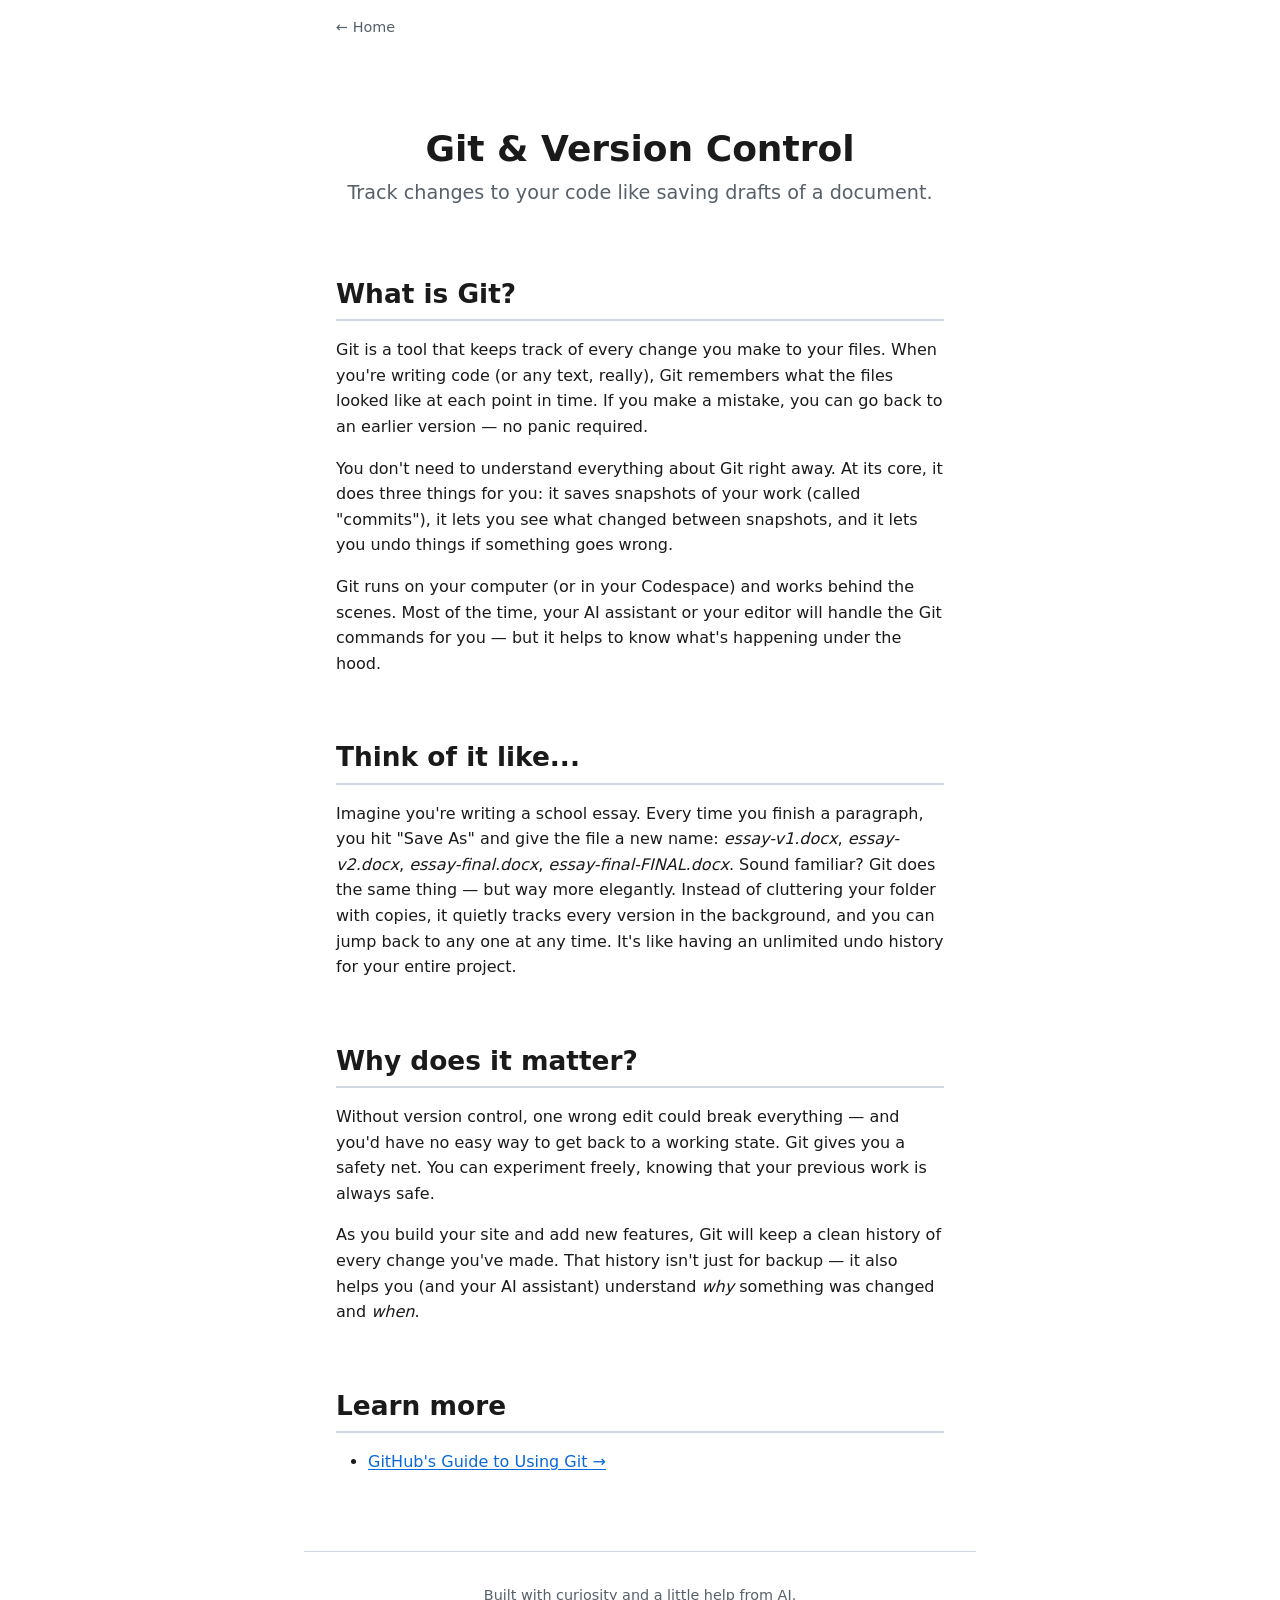
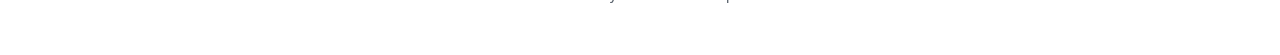
<file: site/git.html>
<!DOCTYPE html>
<html lang="en">
<head>
  <meta charset="UTF-8">
  <meta name="viewport" content="width=device-width, initial-scale=1">
  <title>Git & Version Control – Mike's AI Journey</title>
  <link rel="stylesheet" href="style.css">
</head>
<body>
  <nav class="breadcrumb" aria-label="Back to home">
    <a href="index.html">← Home</a>
  </nav>

  <header>
    <h1>Git &amp; Version Control</h1>
    <p>Track changes to your code like saving drafts of a document.</p>
  </header>

  <main>
    <section id="what-is-it">
      <h2>What is Git?</h2>
      <p>
        Git is a tool that keeps track of every change you make to your files.
        When you're writing code (or any text, really), Git remembers what the
        files looked like at each point in time. If you make a mistake, you can
        go back to an earlier version — no panic required.
      </p>
      <p>
        You don't need to understand everything about Git right away. At its
        core, it does three things for you: it saves snapshots of your work
        (called "commits"), it lets you see what changed between snapshots,
        and it lets you undo things if something goes wrong.
      </p>
      <p>
        Git runs on your computer (or in your Codespace) and works behind the
        scenes. Most of the time, your AI assistant or your editor will handle
        the Git commands for you — but it helps to know what's happening under
        the hood.
      </p>
    </section>

    <section id="analogy">
      <h2>Think of it like...</h2>
      <p>
        Imagine you're writing a school essay. Every time you finish a
        paragraph, you hit "Save As" and give the file a new name:
        <em>essay-v1.docx</em>, <em>essay-v2.docx</em>,
        <em>essay-final.docx</em>, <em>essay-final-FINAL.docx</em>. Sound
        familiar? Git does the same thing — but way more elegantly. Instead
        of cluttering your folder with copies, it quietly tracks every version
        in the background, and you can jump back to any one at any time. It's
        like having an unlimited undo history for your entire project.
      </p>
    </section>

    <section id="why-it-matters">
      <h2>Why does it matter?</h2>
      <p>
        Without version control, one wrong edit could break everything — and
        you'd have no easy way to get back to a working state. Git gives you
        a safety net. You can experiment freely, knowing that your previous
        work is always safe.
      </p>
      <p>
        As you build your site and add new features, Git will keep a clean
        history of every change you've made. That history isn't just for
        backup — it also helps you (and your AI assistant) understand
        <em>why</em> something was changed and <em>when</em>.
      </p>
    </section>

    <section id="learn-more">
      <h2>Learn more</h2>
      <ul>
        <li><a href="https://docs.github.com/en/get-started/using-git" target="_blank" rel="noopener noreferrer">GitHub's Guide to Using Git →</a></li>
      </ul>
    </section>
  </main>

  <footer>
    <p>Built with curiosity and a little help from AI.</p>
  </footer>
</body>
</html>
</file>
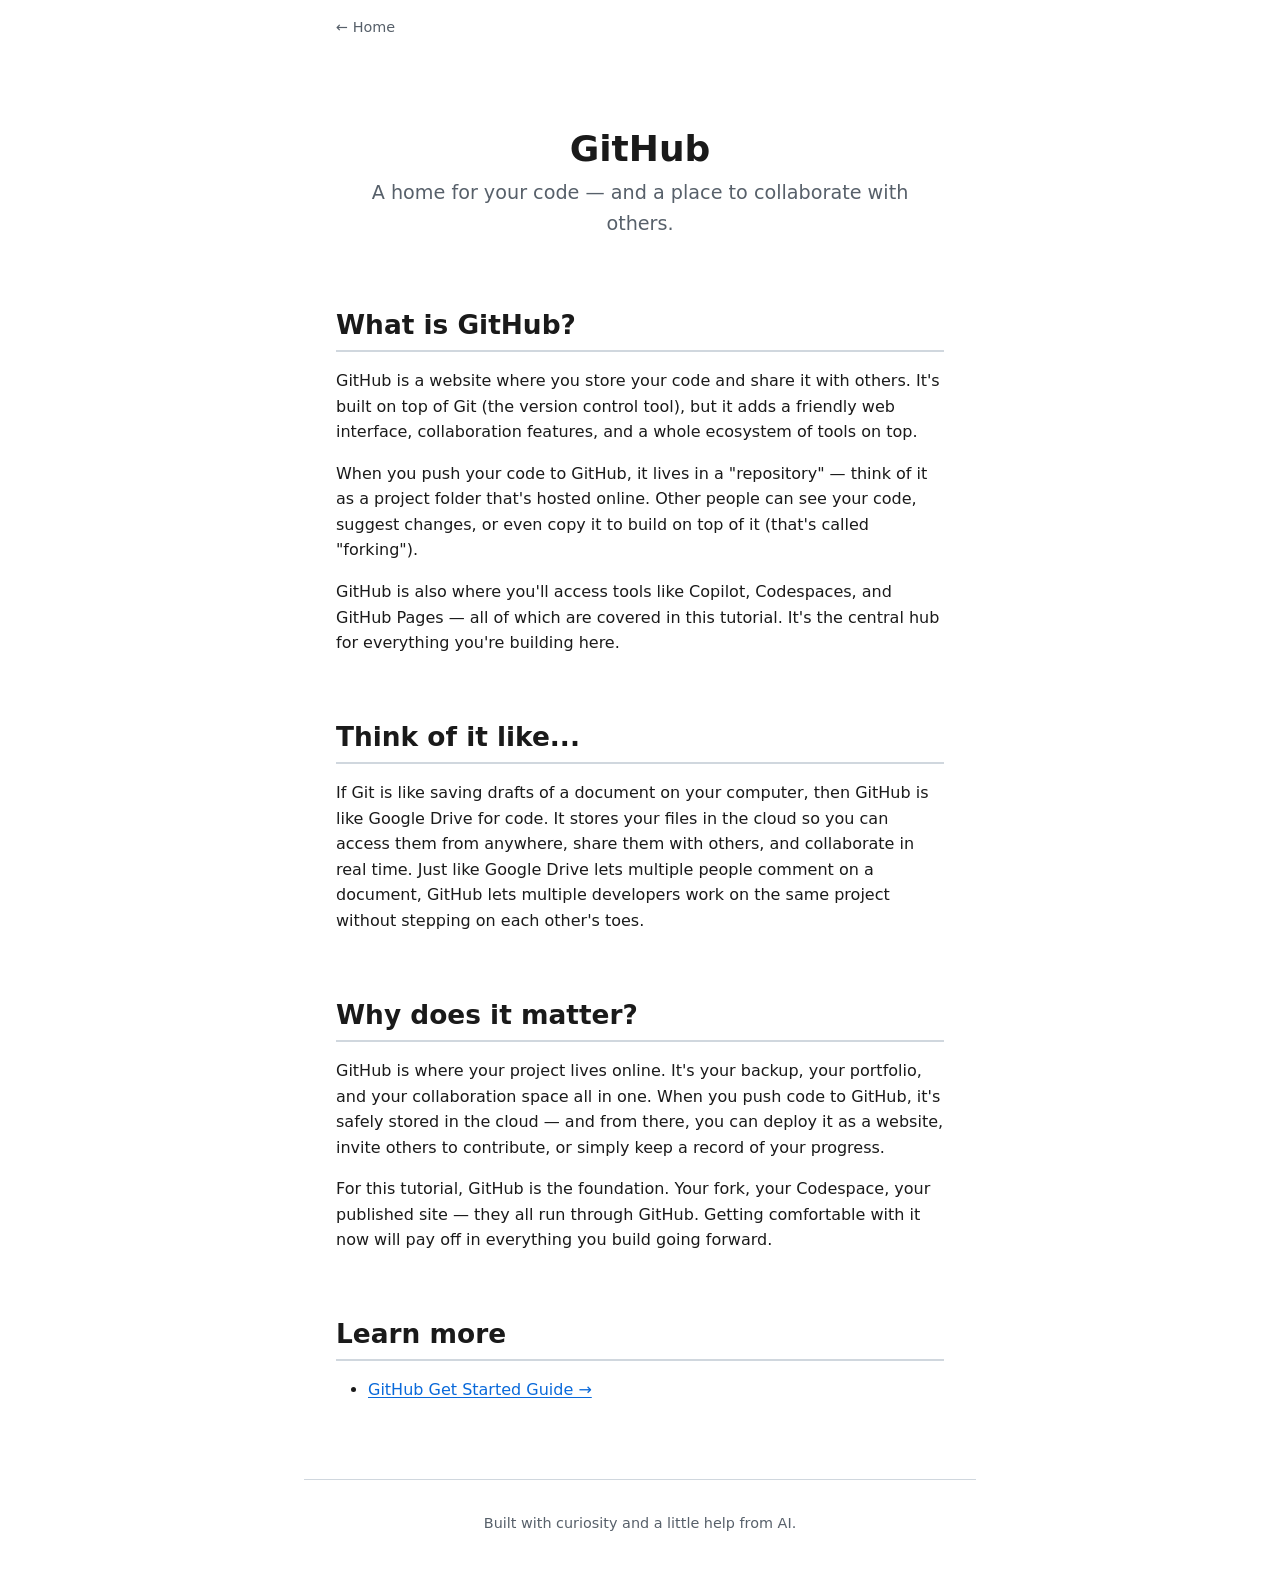
<file: site/github.html>
<!DOCTYPE html>
<html lang="en">
<head>
  <meta charset="UTF-8">
  <meta name="viewport" content="width=device-width, initial-scale=1">
  <title>GitHub – Mike's AI Journey</title>
  <link rel="stylesheet" href="style.css">
</head>
<body>
  <nav class="breadcrumb" aria-label="Back to home">
    <a href="index.html">← Home</a>
  </nav>

  <header>
    <h1>GitHub</h1>
    <p>A home for your code — and a place to collaborate with others.</p>
  </header>

  <main>
    <section id="what-is-it">
      <h2>What is GitHub?</h2>
      <p>
        GitHub is a website where you store your code and share it with
        others. It's built on top of Git (the version control tool), but it
        adds a friendly web interface, collaboration features, and a whole
        ecosystem of tools on top.
      </p>
      <p>
        When you push your code to GitHub, it lives in a "repository" — think
        of it as a project folder that's hosted online. Other people can see
        your code, suggest changes, or even copy it to build on top of it
        (that's called "forking").
      </p>
      <p>
        GitHub is also where you'll access tools like Copilot, Codespaces,
        and GitHub Pages — all of which are covered in this tutorial. It's
        the central hub for everything you're building here.
      </p>
    </section>

    <section id="analogy">
      <h2>Think of it like...</h2>
      <p>
        If Git is like saving drafts of a document on your computer, then
        GitHub is like Google Drive for code. It stores your files in the
        cloud so you can access them from anywhere, share them with others,
        and collaborate in real time. Just like Google Drive lets multiple
        people comment on a document, GitHub lets multiple developers work on
        the same project without stepping on each other's toes.
      </p>
    </section>

    <section id="why-it-matters">
      <h2>Why does it matter?</h2>
      <p>
        GitHub is where your project lives online. It's your backup, your
        portfolio, and your collaboration space all in one. When you push
        code to GitHub, it's safely stored in the cloud — and from there,
        you can deploy it as a website, invite others to contribute, or
        simply keep a record of your progress.
      </p>
      <p>
        For this tutorial, GitHub is the foundation. Your fork, your
        Codespace, your published site — they all run through GitHub.
        Getting comfortable with it now will pay off in everything you build
        going forward.
      </p>
    </section>

    <section id="learn-more">
      <h2>Learn more</h2>
      <ul>
        <li><a href="https://docs.github.com/en/get-started" target="_blank" rel="noopener noreferrer">GitHub Get Started Guide →</a></li>
      </ul>
    </section>
  </main>

  <footer>
    <p>Built with curiosity and a little help from AI.</p>
  </footer>
</body>
</html>
</file>
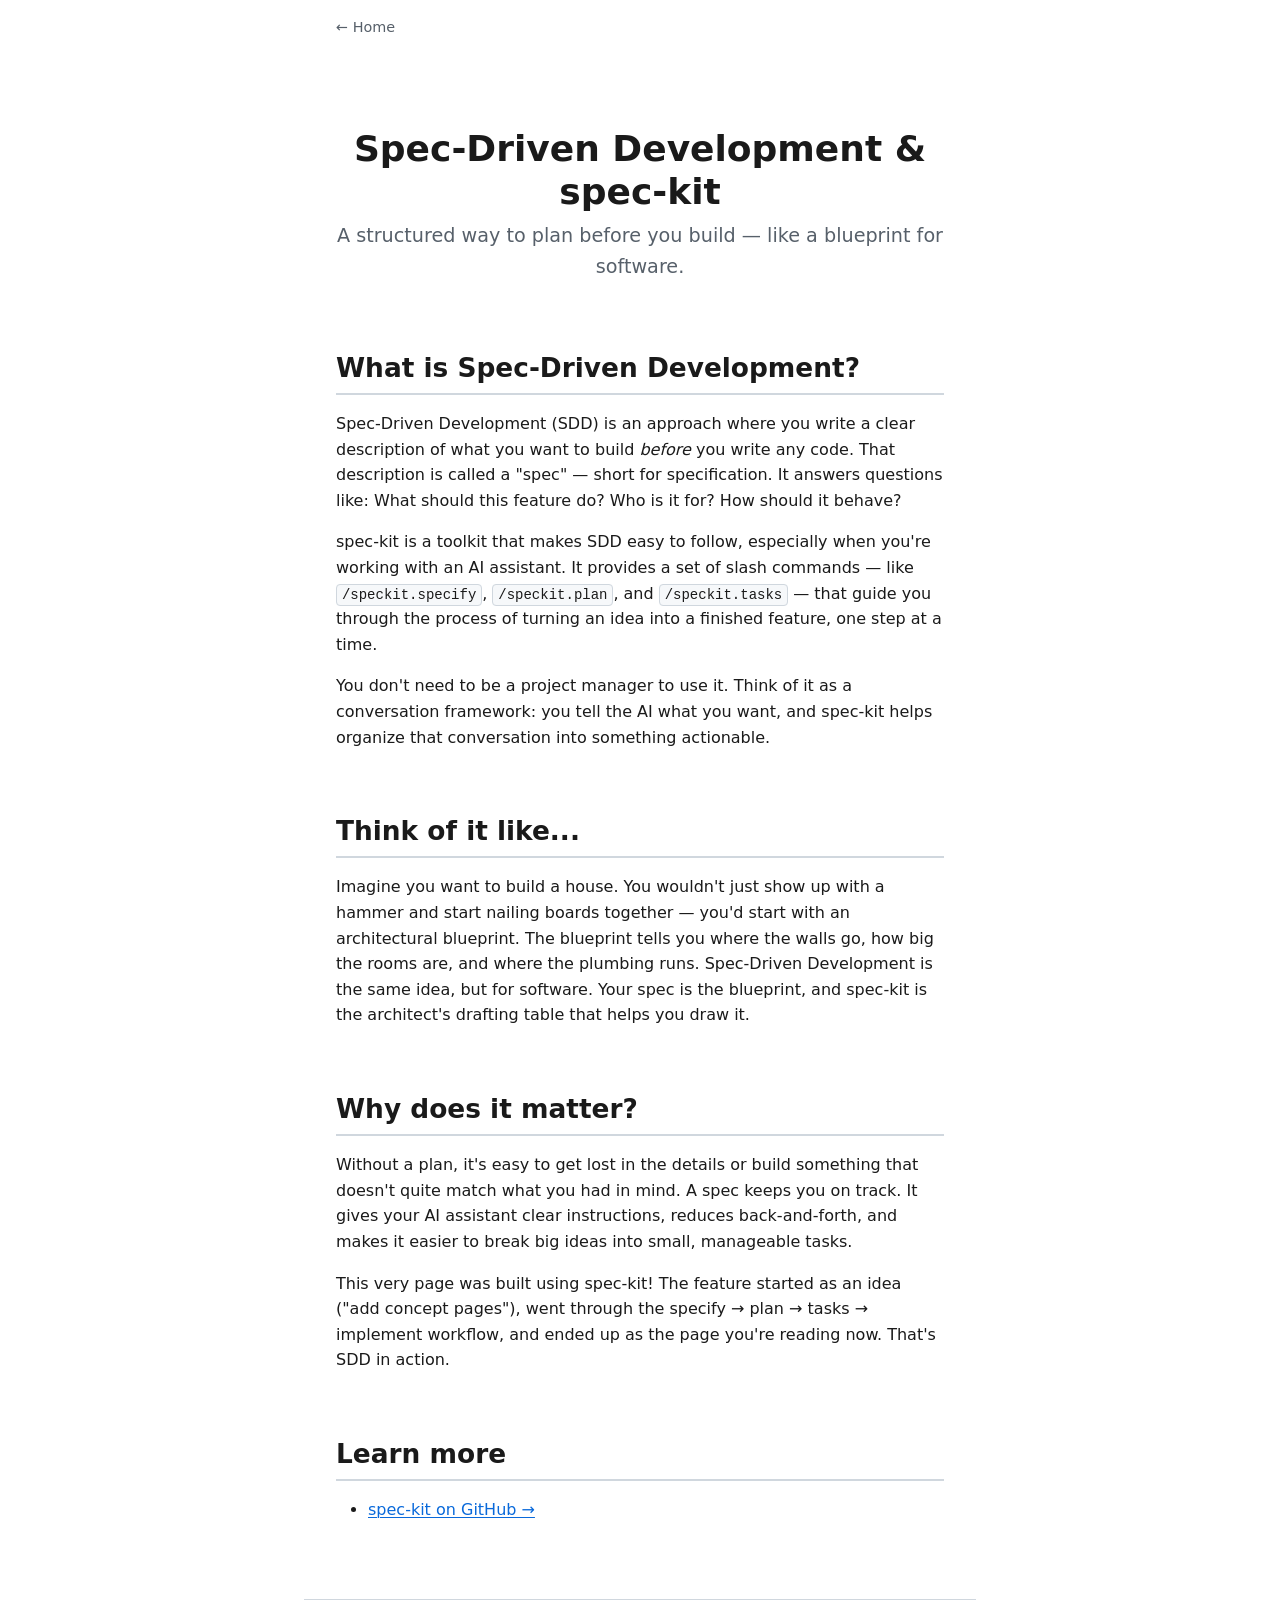
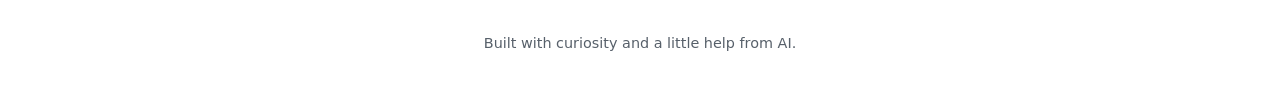
<file: site/speckit.html>
<!DOCTYPE html>
<html lang="en">
<head>
  <meta charset="UTF-8">
  <meta name="viewport" content="width=device-width, initial-scale=1">
  <title>Spec-Driven Development & spec-kit – Mike's AI Journey</title>
  <link rel="stylesheet" href="style.css">
</head>
<body>
  <nav class="breadcrumb" aria-label="Back to home">
    <a href="index.html">← Home</a>
  </nav>

  <header>
    <h1>Spec-Driven Development &amp; spec-kit</h1>
    <p>A structured way to plan before you build — like a blueprint for software.</p>
  </header>

  <main>
    <section id="what-is-it">
      <h2>What is Spec-Driven Development?</h2>
      <p>
        Spec-Driven Development (SDD) is an approach where you write a clear
        description of what you want to build <em>before</em> you write any
        code. That description is called a "spec" — short for specification.
        It answers questions like: What should this feature do? Who is it
        for? How should it behave?
      </p>
      <p>
        spec-kit is a toolkit that makes SDD easy to follow, especially when
        you're working with an AI assistant. It provides a set of slash
        commands — like <code>/speckit.specify</code>,
        <code>/speckit.plan</code>, and <code>/speckit.tasks</code> — that
        guide you through the process of turning an idea into a finished
        feature, one step at a time.
      </p>
      <p>
        You don't need to be a project manager to use it. Think of it as a
        conversation framework: you tell the AI what you want, and spec-kit
        helps organize that conversation into something actionable.
      </p>
    </section>

    <section id="analogy">
      <h2>Think of it like...</h2>
      <p>
        Imagine you want to build a house. You wouldn't just show up with a
        hammer and start nailing boards together — you'd start with an
        architectural blueprint. The blueprint tells you where the walls go,
        how big the rooms are, and where the plumbing runs. Spec-Driven
        Development is the same idea, but for software. Your spec is the
        blueprint, and spec-kit is the architect's drafting table that helps
        you draw it.
      </p>
    </section>

    <section id="why-it-matters">
      <h2>Why does it matter?</h2>
      <p>
        Without a plan, it's easy to get lost in the details or build
        something that doesn't quite match what you had in mind. A spec
        keeps you on track. It gives your AI assistant clear instructions,
        reduces back-and-forth, and makes it easier to break big ideas into
        small, manageable tasks.
      </p>
      <p>
        This very page was built using spec-kit! The feature started as an
        idea ("add concept pages"), went through the specify → plan → tasks
        → implement workflow, and ended up as the page you're reading now.
        That's SDD in action.
      </p>
    </section>

    <section id="learn-more">
      <h2>Learn more</h2>
      <ul>
        <li><a href="https://github.com/github/spec-kit" target="_blank" rel="noopener noreferrer">spec-kit on GitHub →</a></li>
      </ul>
    </section>
  </main>

  <footer>
    <p>Built with curiosity and a little help from AI.</p>
  </footer>
</body>
</html>
</file>
<file: site/style.css>
/* ── Custom Properties ── */
:root {
  --color-bg: #ffffff;
  --color-text: #1a1a1a;
  --color-accent: #0969da;
  --color-accent-hover: #0550ae;
  --color-surface: #f6f8fa;
  --color-border: #d0d7de;
  --color-muted: #57606a;
  --font-body: system-ui, -apple-system, sans-serif;
  --font-mono: ui-monospace, 'Cascadia Code', 'Consolas', monospace;
  --max-width: 42rem;
  --space-xs: 0.25rem;
  --space-sm: 0.5rem;
  --space-md: 1rem;
  --space-lg: 2rem;
  --space-xl: 3rem;
}

/* ── Reset ── */
*,
*::before,
*::after {
  box-sizing: border-box;
}

body {
  margin: 0;
  font-family: var(--font-body);
  font-size: 1rem;
  line-height: 1.6;
  color: var(--color-text);
  background: var(--color-bg);
}

img {
  max-width: 100%;
  display: block;
}

/* ── Base Layout (mobile-first, 375px+) ── */
header,
main,
footer {
  padding: var(--space-md);
}

header {
  text-align: center;
  padding-top: var(--space-xl);
  padding-bottom: var(--space-lg);
}

header h1 {
  margin: 0 0 var(--space-sm);
  font-size: 1.75rem;
  line-height: 1.2;
}

header p {
  margin: 0;
  color: var(--color-muted);
  font-size: 1.1rem;
}

section {
  margin-bottom: var(--space-xl);
}

section h2 {
  font-size: 1.4rem;
  margin: 0 0 var(--space-md);
  padding-bottom: var(--space-xs);
  border-bottom: 2px solid var(--color-border);
}

section h3 {
  font-size: 1.15rem;
  margin: var(--space-lg) 0 var(--space-sm);
}

p {
  margin: 0 0 var(--space-md);
}

footer {
  text-align: center;
  padding-top: var(--space-lg);
  padding-bottom: var(--space-lg);
  color: var(--color-muted);
  font-size: 0.9rem;
  border-top: 1px solid var(--color-border);
}

/* ── Links ── */
a {
  color: var(--color-accent);
  text-decoration: underline;
  text-decoration-thickness: 1px;
  text-underline-offset: 2px;
}

a:hover,
a:focus {
  color: var(--color-accent-hover);
}

/* ── Lists ── */
ol {
  padding-left: var(--space-lg);
  margin: 0 0 var(--space-md);
}

ol li {
  margin-bottom: var(--space-md);
  padding-left: var(--space-sm);
}

ul {
  padding-left: var(--space-lg);
  margin: 0 0 var(--space-md);
}

ul li {
  margin-bottom: var(--space-sm);
}

/* ── Inline Code ── */
code {
  font-family: var(--font-mono);
  font-size: 0.875em;
  background: var(--color-surface);
  padding: 0.15em 0.35em;
  border-radius: 4px;
  border: 1px solid var(--color-border);
}

pre code {
  background: none;
  padding: 0;
  border: none;
  border-radius: 0;
  font-size: inherit;
}

pre {
  background: var(--color-surface);
  border: 1px solid var(--color-border);
  border-radius: 6px;
  padding: var(--space-md);
  overflow-x: auto;
  font-family: var(--font-mono);
  font-size: 0.875rem;
  line-height: 1.5;
  margin: 0 0 var(--space-md);
}

/* ── Code Block with Copy Button ── */
.code-block {
  position: relative;
  margin: var(--space-md) 0;
  background: var(--color-surface);
  border: 1px solid var(--color-border);
  border-radius: 6px;
  overflow: hidden;
}

.code-block pre {
  margin: 0;
  padding: var(--space-md);
  padding-top: var(--space-xl);
  overflow-x: auto;
  font-family: var(--font-mono);
  font-size: 0.875rem;
  line-height: 1.5;
  white-space: pre-wrap;
  word-wrap: break-word;
}

.code-block code {
  font-family: inherit;
}

.copy-btn {
  position: absolute;
  top: var(--space-sm);
  right: var(--space-sm);
  padding: var(--space-xs) var(--space-sm);
  font-size: 0.8rem;
  font-family: var(--font-body);
  color: var(--color-muted);
  background: var(--color-bg);
  border: 1px solid var(--color-border);
  border-radius: 4px;
  cursor: pointer;
  transition: color 0.15s, border-color 0.15s;
}

.copy-btn:hover,
.copy-btn:focus {
  color: var(--color-accent);
  border-color: var(--color-accent);
}

/* ── Objectives Callout ── */
.objectives {
  background: var(--color-surface);
  border: 1px solid var(--color-border);
  border-left: 4px solid var(--color-accent);
  border-radius: 6px;
  padding: var(--space-md);
  margin-bottom: var(--space-lg);
}

.objectives .objectives-heading {
  margin: 0 0 var(--space-sm);
  font-size: 1rem;
  font-weight: 600;
  color: var(--color-accent);
}

.objectives ul {
  margin: 0 0 var(--space-sm);
  padding-left: var(--space-lg);
}

.objectives ul li {
  margin-bottom: var(--space-xs);
}

.objectives .keywords {
  margin: var(--space-sm) 0 0;
  padding-top: var(--space-sm);
  border-top: 1px solid var(--color-border);
  font-size: 0.9rem;
  color: var(--color-muted);
}

/* ── Breadcrumb Navigation ── */
.breadcrumb {
  padding: var(--space-md);
  font-size: 0.9rem;
}

.breadcrumb a {
  color: var(--color-muted);
  text-decoration: none;
}

.breadcrumb a:hover,
.breadcrumb a:focus {
  color: var(--color-accent);
  text-decoration: underline;
}

/* ── Responsive: Tablets and Up ── */
@media (min-width: 768px) {
  header,
  main,
  footer {
    max-width: var(--max-width);
    margin-left: auto;
    margin-right: auto;
    padding-left: var(--space-lg);
    padding-right: var(--space-lg);
  }

  header {
    padding-top: calc(var(--space-xl) * 1.5);
    padding-bottom: var(--space-xl);
  }

  header h1 {
    font-size: 2.25rem;
  }

  header p {
    font-size: 1.2rem;
  }

  section h2 {
    font-size: 1.65rem;
  }

  section h3 {
    font-size: 1.25rem;
  }

  section {
    margin-bottom: calc(var(--space-xl) * 1.25);
  }

  .breadcrumb {
    max-width: var(--max-width);
    margin-left: auto;
    margin-right: auto;
    padding-left: var(--space-lg);
    padding-right: var(--space-lg);
  }
}
</file>
